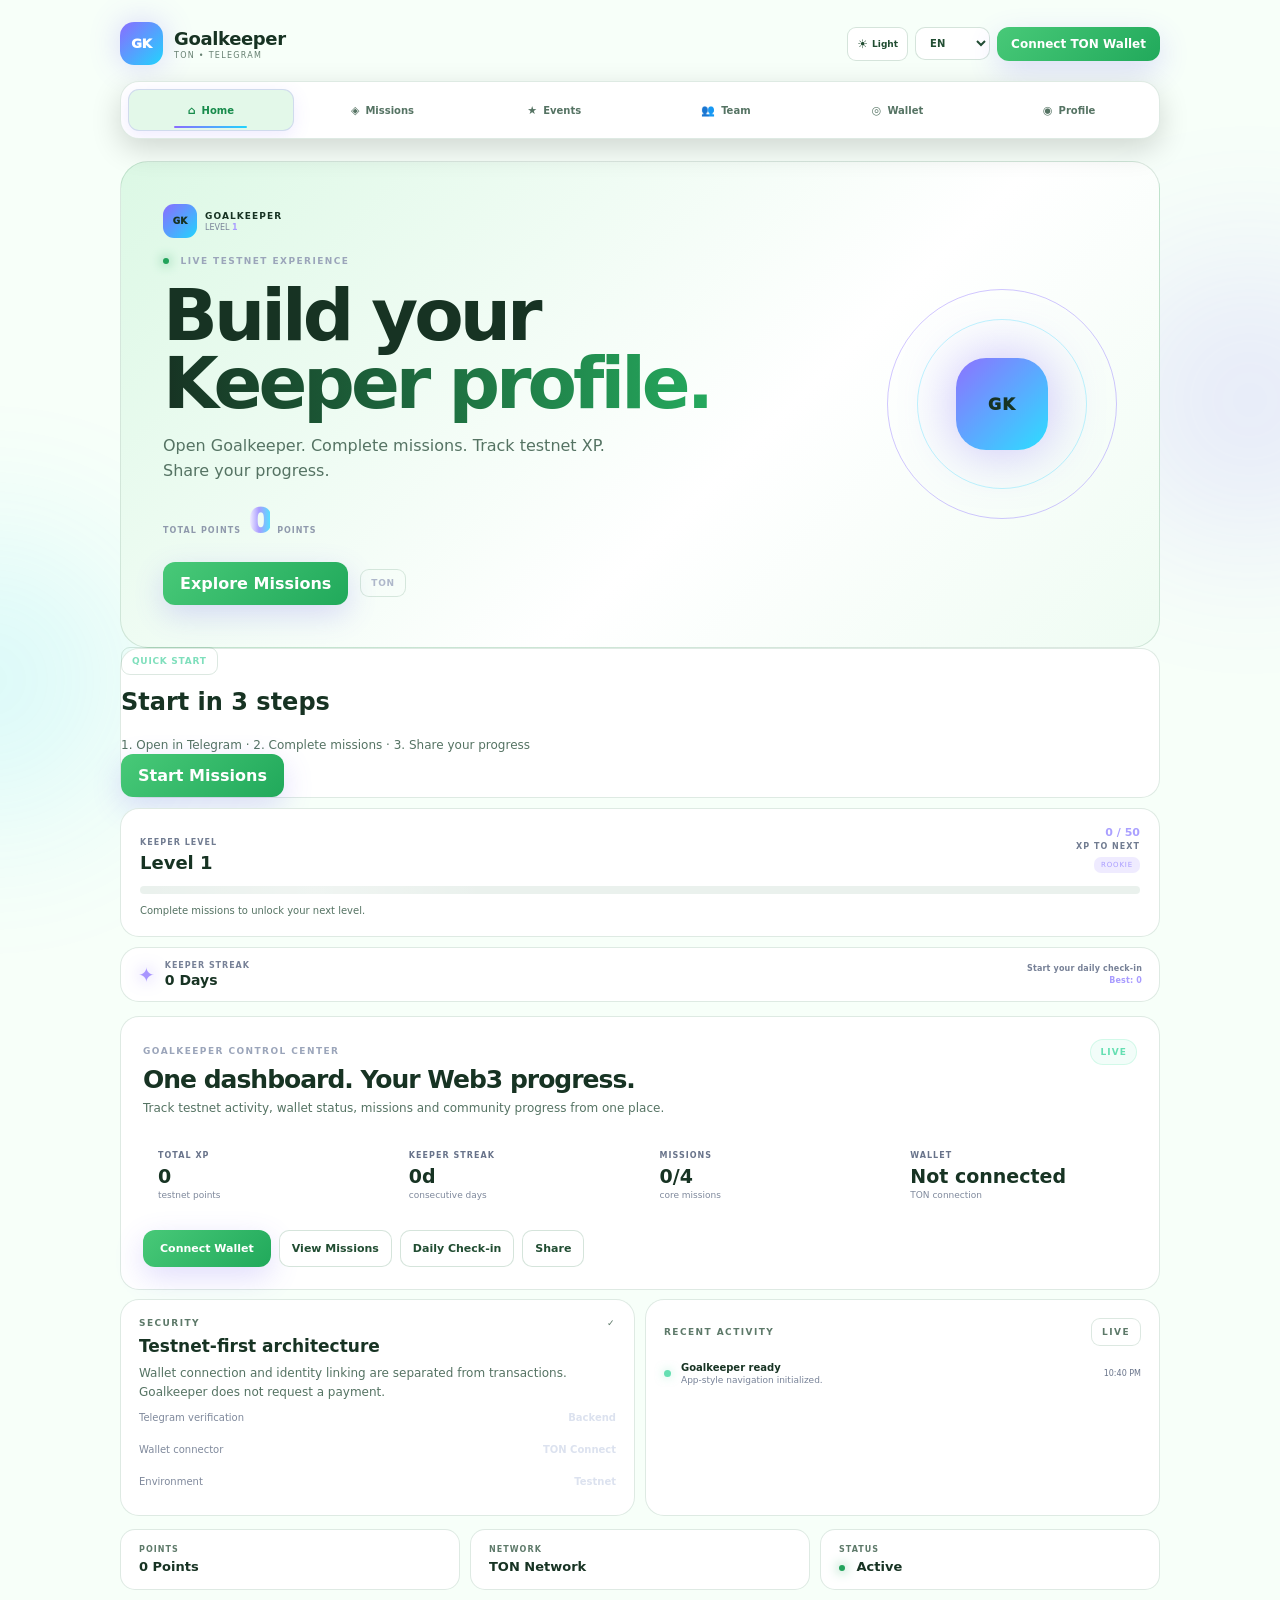
<file: index.html>
<!doctype html>
<html lang="en">
<head>
  <meta charset="UTF-8">
  <meta name="viewport" content="width=device-width, initial-scale=1.0, viewport-fit=cover">
  <meta name="theme-color" content="#070a13">
  <title>Goalkeeper | TON Mini-App</title>
  <meta name="description" content="Goalkeeper — SandyChainHub TON and Telegram Mini-App.">
  <link rel="stylesheet" href="style.css?v=20261002-wallet6">
<meta name="color-scheme" content="dark light">
  <script>try{if(localStorage.getItem("goalkeeperTheme")==="light")document.documentElement.classList.add("prelight")}catch(e){}</script>  <script src="https://telegram.org/js/telegram-web-app.js?63"></script>
  <script>try{if(window.Telegram&&window.Telegram.WebApp){window.Telegram.WebApp.ready();window.Telegram.WebApp.expand();}}catch(e){}</script>
</head>
<body>
  <div class="ambient ambient-one"></div><div class="ambient ambient-two"></div>
  <main class="app">
    <header class="topbar">
      <a class="brand" href="javascript:void(0)"><div class="logo"><span>GK</span></div><div><strong>Goalkeeper</strong><small>TON • TELEGRAM</small></div></a>
      <div id="connectedWalletChip" class="connected-wallet-chip" hidden><span class="wallet-live-dot"></span><span><small>TON WALLET</small><strong id="connectedWalletAddress">—</strong></span></div>
      <div class="account-actions"><button id="themeToggleBtn" class="secondary compact theme-toggle" type="button" aria-label="Toggle light and dark theme" title="Theme"><span id="themeIcon">☀</span><span id="themeLabel">Light</span></button>
        <select id="languageSelect" class="language-select" aria-label="Language" title="Language"><option value="en">EN</option><option value="hi">HI</option><option value="es">ES</option><option value="fr">FR</option><option value="zh">中文</option><option value="ja">日本語</option><option value="de">DE</option><option value="pt">PT</option><option value="ko">한국어</option><option value="ar">العربية</option><option value="ru">RU</option><option value="bn">বাংলা</option></select>
        <button id="connectBtn" class="primary compact" type="button" hidden>Connect TON Wallet</button>
        <button id="disconnectBtn" class="secondary compact" type="button" hidden>Disconnect Wallet</button>
      </div>
    </header>
    <div class="pro-nav card" aria-label="Goalkeeper navigation">
  <button class="pro-nav-item active" data-gk-nav="home">⌂ <span>Home</span></button>
  <button class="pro-nav-item" data-gk-nav="missions">◈ <span>Missions</span></button>
  <button class="pro-nav-item" data-gk-nav="events">★ <span>Events</span></button>
  <button class="pro-nav-item" data-gk-nav="team">👥 <span>Team</span></button>
  <button class="pro-nav-item" data-gk-nav="wallet">◎ <span>Wallet</span></button>
  <button class="pro-nav-item" data-gk-nav="profile">◉ <span>Profile</span></button>
</div><section class="hero" id="home"><div class="hero-copy"><div class="player-chip"><span class="avatar-mini">GK</span><span><b>GOALKEEPER</b><small>LEVEL <strong id="levelNumber">1</strong></small></span></div><div class="eyebrow"><i></i> LIVE TESTNET EXPERIENCE</div><h1>Build your<br><em>Keeper profile.</em></h1><p>Open Goalkeeper. Complete missions. Track testnet XP. Share your progress.</p><div class="hero-points"><small>TOTAL POINTS</small><strong id="heroPointsTotal">0</strong><span>POINTS</span></div><div class="hero-actions"><button class="primary" type="button" onclick="window.GoalkeeperShowScreen&&window.GoalkeeperShowScreen('missions')">Explore Missions</button><span class="network-pill">TON</span></div></div><div class="hero-ball" aria-hidden="true"><div class="ring ring-a"></div><div class="ring ring-b"></div><div class="ball">GK</div></div></section>
    <section class="card quick-start"><div><span class="live-label">QUICK START</span><h2>Start in 3 steps</h2><p>1. Open in Telegram · 2. Complete missions · 3. Share your progress</p></div><button class="primary" type="button" onclick="window.GoalkeeperShowScreen&&window.GoalkeeperShowScreen('missions')">Start Missions</button></section><section class="level-card card"><div class="level-top"><div><small>KEEPER LEVEL</small><h3>Level <span id="levelDisplay">1</span></h3></div><div class="level-points"><b id="levelProgress">0 / 50</b><small>XP TO NEXT</small><span id="levelBadge" class="level-badge">ROOKIE</span></div></div><div class="progress-track"><i id="levelBar"></i></div><p id="levelMessage">Complete missions to unlock your next level.</p></section>
    <section class="streak-strip card"><div class="streak-main"><span class="flame">✦</span><div><small>KEEPER STREAK</small><strong id="streakNumber">0 Days</strong></div></div><div class="streak-meta"><span id="streakStatus">Start your daily check-in</span><b id="streakBest">Best: 0</b></div></section>
    <section class="pro-command card" id="overview">
  <div class="pro-command-head"><div><span class="eyebrow">GOALKEEPER CONTROL CENTER</span><h2>One dashboard. Your Web3 progress.</h2><p>Track testnet activity, wallet status, missions and community progress from one place.</p></div><span id="proUpdated" class="pro-live">LIVE</span></div>
  <div class="pro-metric-grid">
    <div><small>TOTAL XP</small><strong id="proTotalPoints">0</strong><span>testnet points</span></div>
    <div><small>KEEPER STREAK</small><strong id="proStreak">0d</strong><span>consecutive days</span></div>
    <div><small>MISSIONS</small><strong id="proMissions">0/4</strong><span>core missions</span></div>
    <div><small>WALLET</small><strong id="proWallet">Not connected</strong><span>TON connection</span></div>
  </div>
  <div class="pro-actions">
    <button id="proConnectBtn" class="primary">Connect Wallet</button>
    <button id="proMissionBtn" class="secondary">View Missions</button>
    <button id="proCheckinBtn" class="secondary">Daily Check-in</button>
    <button id="proShareBtn" class="secondary">Share</button>
  </div>
</section>
<section class="pro-grid">
  <article class="card pro-security"><div class="card-top"><span>SECURITY</span><span class="pro-check">✓</span></div><h3>Testnet-first architecture</h3><p>Wallet connection and identity linking are separated from transactions. Goalkeeper does not request a payment.</p><div class="pro-status"><span>Telegram verification</span><b>Backend</b></div><div class="pro-status"><span>Wallet connector</span><b>TON Connect</b></div><div class="pro-status"><span>Environment</span><b>Testnet</b></div></article>
  <article class="card pro-activity"><div class="card-top"><span>RECENT ACTIVITY</span><span class="tiny-live">LIVE</span></div><div id="proActivityList" class="pro-activity-list"></div></article>
</section><section class="stats"><div><small>POINTS</small><strong id="pointsTotal">0 Points</strong></div><div><small>NETWORK</small><strong>TON Network</strong></div><div><small>STATUS</small><strong class="status-dot"><i></i> Active</strong></div></section>
    <section class="section" id="profile"><div class="section-head"><div><span>YOUR HUB</span><h2>Profile</h2></div><span class="live-label">SECURE SESSION</span></div><article class="card genesis-profile-badge" id="genesisBadgeCard"><div class="genesis-badge-art">GK</div><div><small>GENESIS EVENT BADGE</small><h3 id="genesisBadgeTitle">Genesis Keeper</h3><p id="genesisBadgeStatus">Reach a 30-day Keeper Streak to unlock your badge.</p></div><button id="claimGenesisBadgeBtn" class="primary compact" type="button" disabled>CLAIM BADGE</button></article><article class="profile-main card"><div class="profile-avatar"><span>GK</span><i class="online-ring"></i></div><div class="profile-info"><small>GOALKEEPER ID</small><h3 id="goalkeeperUserId">—</h3><p id="profileIdentity">Complete Telegram verification to create your secure profile.</p></div><div class="profile-state"><i></i><span id="profileStatus">Profile pending</span></div><div class="profile-grid"><div><small>TELEGRAM</small><strong id="profileTelegram">—</strong></div><div><small>TON WALLET</small><strong id="profileWallet">Not connected</strong></div><div><small>IDENTITY</small><strong id="profileLinkStatus">—</strong></div><div><small>SESSION</small><strong id="profileActivity">Waiting</strong></div></div></article></section>
    <section class="section" id="missions"><div class="section-head"><div><span>TESTNET PROGRESS</span><h2>Missions</h2></div></div><div class="mission-grid"><article class="mission card spin-mission" id="spinMission"><div class="spin-wheel-wrap"><div class="spin-pointer">▼</div><div class="spin-wheel" id="spinWheel" aria-label="Daily XP Spin Wheel"><div class="spin-center">SPIN</div><span class="spin-label spin-l1">+5</span><span class="spin-label spin-l2">+10</span><span class="spin-label spin-l3">+15</span><span class="spin-label spin-l4">+25</span><span class="spin-label spin-l5">+50</span></div></div><div class="spin-copy"><small>LUCKY SPIN</small><h3>Daily Spin Wheel</h3><p>Spin once per UTC day for bonus testnet XP.</p><span class="spin-result" id="spinResult">Ready for today's spin.</span></div><button id="spinWheelBtn" class="primary compact" type="button">SPIN</button></article>
      <article class="mission card"><div class="mission-icon">01</div><div><small>START</small><h3>Open Goalkeeper</h3><p>Begin your keeper journey.</p></div><b id="missionOpen">+5</b></article>
      <article class="mission card"><div class="mission-icon">02</div><div><small>WALLET</small><h3>Connect TON Wallet</h3><p>Connect a TON wallet.</p></div><b id="missionConnect">+10</b></article>
      <article class="mission card"><div class="mission-icon">03</div><div><small>IDENTITY</small><h3>Link Identity</h3><p>Link Telegram and TON.</p></div><b id="missionLink">+15</b></article>
      <article class="mission card"><div class="mission-icon">04</div><div><small>DAILY</small><h3>Daily Check-in</h3><p>Return each UTC day.</p></div><b id="missionDaily">+10</b></article>
    </div></section>
    <section class="section" id="genesis-nft">
      <div class="section-head"><div><span>ACHIEVEMENT</span><h2>Genesis Keeper NFT</h2></div><span class="live-label">TESTNET</span></div>
      <article class="card genesis-nft-card">
        <div class="genesis-nft-art"><img src="nft/genesis-keeper.svg" alt="Genesis Keeper achievement artwork"></div>
        <div class="genesis-nft-copy">
          <small>30-DAY GENESIS ACHIEVEMENT</small>
          <h3>Genesis Keeper</h3>
          <p>Verified achievement badge for completing a 30-day Keeper Streak. Testnet-only collectible; no purchase or payment required.</p>
          <div class="genesis-nft-status" id="genesisNftStatus">Reach a 30-day Keeper Streak to unlock eligibility verification.</div>
          <button id="genesisNftClaimBtn" class="primary compact" type="button" disabled>VERIFY ELIGIBILITY</button>
          <p class="feature-note">NFT minting is intentionally disabled until a verified TON Testnet collection is deployed. No transaction is requested in this state.</p>
        </div>
      </article>
    </section>

    <section class="section" id="events"><div class="section-head"><div><span>COMMUNITY EVENT</span><h2>Genesis Event</h2></div><span id="eventStatus" class="live-label">UPCOMING</span></div>
<article class="card event-hero-card"><div class="event-hero-main"><div class="event-icon">★</div><div><small>GOALKEEPER GENESIS EVENT</small><h3>7 Days • Testnet XP • Community Badge</h3><p>Complete event activities and build your Goalkeeper profile. XP is testnet/community progress only.</p></div></div><div class="event-countdown"><small>EVENT ENDS IN</small><strong id="eventCountdown">Starting soon</strong></div></article>
<article class="card event-progress-card"><div class="event-progress-head"><div><small>YOUR EVENT PROGRESS</small><strong id="eventProgressText">0 / 120 XP</strong></div><span id="eventProgressPct">0%</span></div><div class="progress-track"><i id="eventProgressBar"></i></div><div class="event-days" id="eventDays"></div><div class="event-completion" id="eventCompletionStatus">Complete all 7 event days to unlock Genesis Keeper.</div></article>
<div class="event-mission-grid">
<article class="card event-mission" id="eventJoinMission"><span class="event-mission-icon">01</span><div><small>JOIN</small><h3>Enter Genesis Event</h3><p>Activate your event profile.</p></div><b>+10 XP</b><button id="eventJoinBtn" class="primary compact" type="button">JOIN</button></article>
<article class="card event-mission" id="eventDailyMission"><span class="event-mission-icon">02</span><div><small>DAILY</small><h3>Event Check-in</h3><p>Check in once each event day.</p></div><b>+10 XP/day</b><button id="eventDailyBtn" class="primary compact" type="button">CHECK IN</button></article>
<article class="card event-mission" id="eventCoreMission"><span class="event-mission-icon">03</span><div><small>CHALLENGE</small><h3>Complete 3 Core Missions</h3><p>Finish any 3 of the main Goalkeeper missions.</p></div><b>+25 XP</b><button id="eventCoreBtn" class="primary compact" type="button">CHECK</button></article>
<article class="card event-mission" id="eventSpinMission"><span class="event-mission-icon">04</span><div><small>LUCKY BONUS</small><h3>Complete Daily Spin</h3><p>Finish today's Spin Wheel for an event bonus.</p></div><b>+15 XP</b><button id="eventSpinBtn" class="primary compact" type="button">CHECK</button></article>
</div><p class="feature-note">Event rewards are activity XP only. No cash, token payout, purchase, deposit, or payment is required.</p></section>

    <section class="dashboard-grid">
      <article class="card wallet-card" id="wallet"><div class="card-top"><span>TON WALLET</span><span class="tiny-live">TESTNET</span></div><h3 id="walletStatus">Wallet not connected</h3><p id="walletAddress">Connect your testnet wallet to continue.</p><div class="wallet-tools"><button id="copyAddressBtn" class="secondary" type="button" disabled>Copy Address</button><button id="explorerBtn" class="secondary" type="button" disabled>Open Explorer</button><button id="disconnectWalletBtn" class="secondary" type="button" hidden>Disconnect Wallet</button></div></article>
      <article class="card telegram-card"><div class="card-top"><span>TELEGRAM</span><span class="tg-mark">TG</span></div><h3 id="telegramStatus">Browser mode</h3><p id="telegramUser">Open Goalkeeper inside Telegram to view user and session information.</p><a id="telegramOpenBtn" class="primary full telegram-open-btn" href="https://t.me/GoalkeeperHubBot/goalkeeper" target="_blank" rel="noopener noreferrer">Open in Telegram</a></article>
      <article class="card identity-card"><div class="card-top"><span>IDENTITY</span><span class="shield">◆</span></div><h3 id="identityStatus">Wallet link pending</h3><p id="identityMessage">Link your Telegram identity after connecting a TON wallet.</p><button id="linkWalletBtn" class="primary full" type="button" disabled>Link TON Wallet</button></article>
      
      <article class="card reward-card" id="rewards"><div class="card-top"><span>REWARDS</span><span class="star">✦</span></div><div class="reward-number" id="rewardPoints">0 Points</div><p id="pointsMessage">Goalkeeper XP is testnet/community progress only. It has no cash value and is not a payout program.</p><button id="dailyCheckinBtn" class="primary full" type="button" onclick="window.GoalkeeperDailyCheckin&&window.GoalkeeperDailyCheckin()">Daily Check-in</button><div id="checkinTimer" class="checkin-timer" hidden>Next check-in in <strong id="checkinCountdown">—</strong></div><div class="mini-status"><span>Telegram <b id="missionTelegram">Pending</b></span><span>Wallet <b id="missionWallet">Pending</b></span><span>Identity <b id="missionIdentity">Pending</b></span><span>Check-in <b id="missionCheckin">Available</b></span></div></article>
    </section>
    <section class="section" id="collection-achievements"><div class="section-head"><div><span>COLLECTION</span><h2>Achievements</h2></div></div><article class="card achievement-card"><div class="badge-row"><div><span class="badge-icon">◆</span><small>FIRST DEFENDER</small><b id="achievementOpen">Locked</b></div><div><span class="badge-icon">◈</span><small>WALLET GUARD</small><b id="achievementWallet">Locked</b></div><div><span class="badge-icon">⬢</span><small>IDENTITY SHIELD</small><b id="achievementIdentity">Locked</b></div><div><span class="badge-icon">✦</span><small>DAILY KEEPER</small><b id="achievementCheckin">Locked</b></div></div><button id="shareGoalkeeperBtn" class="secondary share-btn" type="button">Share Goalkeeper</button></article></section>

    <section class="section gk-team-screen" id="team-screen"><div class="section-head"><div><span>COMMUNITY</span><h2>My Team</h2></div><span class="live-label">TESTNET</span></div><article class="card team-hero-card"><div class="team-hero-icon">👥</div><div><small>YOUR REFERRAL CODE</small><h3 id="teamReferralCode">GK-LOCAL</h3><p>Invite friends to join Goalkeeper and grow your community.</p></div><div class="team-actions"><button class="primary" id="teamShareBtn" type="button">Share Invite</button><button class="secondary" id="teamCopyBtn" type="button">Copy Link</button></div></article><div class="team-stat-grid"><article class="card"><small>DIRECT INVITES</small><strong id="teamInvites">0</strong><span>successful referrals</span></article><article class="card"><small>TEAM XP</small><strong id="teamBonus">0</strong><span>testnet bonus points</span></article><article class="card"><small>TEAM LEVEL</small><strong id="teamLevel">1</strong><span id="teamLevelText">Starter</span></article></div><article class="card team-progress-card"><div class="card-top"><span>TEAM PROGRESS</span><span class="tiny-live">LIVE</span></div><div class="team-progress-head"><strong id="teamProgressLabel">0 / 5 direct invites</strong><span id="teamProgressPct">0%</span></div><div class="progress-track"><i id="teamProgressBar"></i></div><p id="teamProgressNote">Invite 5 people to reach Team Level 2.</p></article><article class="card team-link-card"><div class="card-top"><span>YOUR INVITE LINK</span><span class="shield">◆</span></div><div class="team-link-box"><code id="teamInviteLink">Generating…</code><button class="secondary compact" id="teamLinkCopyBtn" type="button">Copy</button></div><p id="teamReferralStatus">No referral attribution yet.</p></article><article class="card team-activity-card"><div class="card-top"><span>TEAM ACTIVITY</span><span class="tiny-live">TESTNET</span></div><div id="teamActivityList" class="team-activity-list"><div class="team-empty">No team activity yet. Share your invite link to get started.</div></div></article><p class="feature-note team-note">Team stats are based on verified referral attribution. Goalkeeper points are testnet/community activity only and have no cash value.</p></section>
    <section class="section" id="leaderboard"><div class="section-head"><div><span>COMMUNITY</span><h2>Leaderboard</h2></div><span class="live-label">TESTNET</span></div><article class="card leaderboard-card"><div class="leaderboard-me"><span class="rank-pill" id="myRank">#—</span><div><small>YOUR POSITION</small><strong id="leaderboardMe">Goalkeeper • 0 XP</strong></div></div><div id="leaderboardRows" class="leaderboard-rows"></div><p class="feature-note">Leaderboard is a testnet/community display. Rankings are not a financial reward.</p></article></section>
    <section class="section" id="settings"><div class="section-head"><div><span>CONTROL CENTER</span><h2>Settings</h2></div></div><article class="card settings-card"><div class="setting-row"><div><strong>Theme</strong><small>Dark / Light appearance</small></div><button id="settingsThemeBtn" class="secondary compact" type="button">Toggle Theme</button></div><div class="setting-row"><div><strong>Notifications</strong><small>Mission and streak reminders</small></div><button id="notificationToggle" class="secondary compact" type="button">Enabled</button></div><div class="setting-row"><div><strong>Sound</strong><small>Small UI feedback sounds</small></div><button id="soundToggle" class="secondary compact" type="button">Off</button></div><div class="setting-row"><div><strong>Referral</strong><small>Share your direct Goalkeeper invite URL</small></div><div class="referral-box"><code id="referralCode">GK-LOCAL</code><button id="copyReferralBtn" class="secondary compact" type="button" onclick="window.GoalkeeperCopyInvite&&window.GoalkeeperCopyInvite()">Copy Link</button></div></div><div class="setting-row referral-link-row"><div><strong>Invite URL</strong><small id="referralLink">Generating your referral URL…</small></div></div><div class="setting-row"><div><strong>Referral Status</strong><small id="referralStatus">No referral attribution yet.</small></div></div></article></section>
    <section class="section" id="referral-stats"><div class="section-head"><div><span>COMMUNITY GROWTH</span><h2>Referral Stats</h2></div><span class="live-label">LIVE</span></div><article class="card referral-stats-card"><div class="referral-stat-grid"><div><small>INVITES</small><strong id="referralCount">0</strong><span>successful referrals</span></div><div><small>BONUS XP</small><strong id="referralBonus">0</strong><span>testnet points earned</span></div><div><small>STATUS</small><strong id="referralActivity">Ready</strong><span id="referralActivityNote">Share your invite URL</span></div></div><div class="referral-stats-actions"><button id="referralShareBtn" class="primary" type="button" onclick="window.GoalkeeperShareInvite&&window.GoalkeeperShareInvite()">Share Invite</button><button id="referralCopyBtn" class="secondary" type="button" onclick="window.GoalkeeperCopyInvite&&window.GoalkeeperCopyInvite()">Copy Invite Link</button></div></article></section>
    <section class="section" id="notifications"><div class="section-head"><div><span>ACTIVITY</span><h2>Notifications</h2></div><button id="clearNotificationsBtn" class="secondary compact" type="button">Clear</button></div><article class="card notifications-card"><div id="notificationList" class="notification-list"><div class="empty-notification">No new activity yet.</div></div></article></section>

    <section class="section" id="interlink"><div class="section-head"><div><span>ECOSYSTEM INTEGRATION</span><h2>InterLink</h2></div><span class="live-label">READY LAYER</span></div><article class="card identity-card interlink-card"><div class="card-top"><span>INTERLINK IDENTITY</span><span class="shield">◆</span></div><h3 id="interlinkStatus">Integration not configured</h3><p>Optional InterLink integration layer. Goalkeeper continues to work independently with TON and Telegram.</p><button id="interlinkConnectBtn" class="primary full" type="button" disabled>InterLink — Coming Soon</button><small class="feature-note">No $ITL transaction, payment, or token reward is enabled.</small></article></section>
    <section class="section" id="support">
      <article class="card support-card"><div class="card-top"><span>SUPPORT</span><span class="shield">?</span></div><h3>Support</h3><div class="support-actions"><a class="support-button support-link" href="https://t.me/GoalkeeperHubBot" target="_blank" rel="noopener noreferrer">Telegram</a><a class="support-button support-link" href="mailto:sandyvibe1982@gmail.com">Mail</a></div></article>
    </section>
    <section class="roadmap card"><div><span>ROADMAP</span><h2>What's next</h2></div><ol><li>Mini-App foundation</li><li>TON Connect wallet connection</li><li>Telegram Mini-App SDK integration</li><li>Telegram user/session display</li><li>Backend validation + SandyChainHub identity link</li><li>Secure user profile + session dashboard</li><li>Testnet activity + points dashboard</li><li>Achievements + Telegram sharing</li><li>Future TON features</li></ol></section>
    <footer><strong>GOALKEEPER</strong><span>Built with SandyChainHub • Testnet development</span></footer>
  </main>
  <nav class="bottom-nav" aria-label="Goalkeeper app navigation">
  <button type="button" data-gk-bottom="home">⌂<small>Home</small></button>
  <button type="button" data-gk-bottom="missions">◈<small>Missions</small></button>
  <button type="button" data-gk-bottom="events">★<small>Events</small></button>
  <button type="button" data-gk-bottom="team">👥<small>Team</small></button>
  <button type="button" data-gk-bottom="wallet">◎<small>Wallet</small></button>
  <button type="button" data-gk-bottom="profile">◉<small>Profile</small></button>
</nav>
    <script src="backend-sync.js?v=20260920-redis1"></script>
    <script src="interlink/interlink-config.js?v=1"></script>
    <script src="interlink/interlink-auth.js?v=1"></script>
    <script src="interlink/interlink-adapter.js?v=1"></script>
    <script src="interlink/interlink-ui.js?v=1"></script>
  <script defer src="app-v3.js?v=20261002-wallet10"></script>
  <script defer src="pro-dashboard.js?v=20261002-core3"></script>
<script src="genesis-nft.js" defer></script>
<script>
/* Goalkeeper hard navigation v3 — isolated Mini-App screens */
(function(){
  const screens={
    home:["home",".quick-start",".level-card",".streak-strip","overview",".pro-grid",".stats"],
    missions:["missions"],
    events:["events"],
    team:["team-screen","leaderboard","referral-stats"],
    wallet:["wallet"],
    profile:["profile","genesis-nft","collection-achievements","settings","notifications","support","interlink"]
  };
  const all=[
    "#home",".quick-start",".level-card",".streak-strip","#overview",".pro-grid",".stats",
    "#profile","#missions","#genesis-nft","#events",".dashboard-grid","#collection-achievements",
    "#team-screen","#leaderboard","#settings","#referral-stats","#notifications","#support","#interlink",".roadmap","footer"
  ];
  function get(sel){return document.querySelector(sel)}
  function setVisible(el,on){
    if(!el)return;
    el.classList.toggle("gk-screen-hidden",!on);
    el.hidden=!on;
    if(on) el.style.removeProperty("display");
    else el.style.setProperty("display","none","important");
  }
  function render(screen){
    const allowed=new Set(screens[screen]||screens.home);
    all.forEach(sel=>{
      const el=get(sel); if(!el)return;
      const key=el.id||sel;
      setVisible(el,allowed.has(key));
    });
    const grid=get(".dashboard-grid");
    if(grid){
      if(screen==="wallet"){
        setVisible(grid,true);
        grid.querySelectorAll(".wallet-card").forEach(x=>setVisible(x,true));
        grid.querySelectorAll(".telegram-card,.identity-card,.reward-card").forEach(x=>setVisible(x,false));
      }else if(screen==="profile"){
        setVisible(grid,true);
        grid.querySelectorAll(".wallet-card,.identity-card,.reward-card").forEach(x=>setVisible(x,false));
        grid.querySelectorAll(".telegram-card").forEach(x=>setVisible(x,true));
      }else setVisible(grid,false);
    }
    document.querySelectorAll("[data-gk-nav]").forEach(b=>b.classList.toggle("active",b.dataset.gkNav===screen));
    document.querySelectorAll("[data-gk-bottom]").forEach(b=>b.classList.toggle("active",b.dataset.gkBottom===screen));
  }
  function go(screen){
    render(screen);
    try{history.replaceState(null,"","#"+screen)}catch(e){}
  }
  function init(){
    document.addEventListener("click",function(e){
      const b=e.target.closest("[data-gk-nav],[data-gk-bottom]");
      if(!b)return;
      e.preventDefault();
      e.stopImmediatePropagation();
      go(b.dataset.gkNav||b.dataset.gkBottom||"home");
    },true);
    const initial=location.hash.slice(1);
    go(screens[initial]?initial:"home");
    window.GoalkeeperHardNav=go;
  }
  if(document.readyState==="loading")document.addEventListener("DOMContentLoaded",init);else init();
})();
</script>
<script>
(function(){
  "use strict";
  // Final UI guard: keep the header controls consistent with the wallet card.
  function syncGoalkeeperHeaderWallet(){
    try{
      var connect=document.getElementById("connectBtn");
      var disconnect=document.getElementById("disconnectBtn");
      var status=document.getElementById("walletStatus");
      if(!connect || !disconnect || !status) return;
      var text=String(status.textContent||"").trim().toLowerCase();
      var address=String(document.getElementById("walletAddress")?.textContent||"").trim(); var disconnectCard=document.getElementById("disconnectWalletBtn"); var connected=(text==="wallet connected" || /^UQ[A-Za-z0-9_-]{20,}/.test(address) || !!(disconnectCard && !disconnectCard.hidden));
      connect.hidden=connected;
      connect.setAttribute("aria-hidden",connected?"true":"false");
      connect.style.setProperty("display",connected?"none":"inline-flex","important");
      connect.disabled=connected;
      disconnect.hidden=!connected;
      disconnect.setAttribute("aria-hidden",connected?"false":"true");
      disconnect.style.setProperty("display",connected?"inline-flex":"none","important");
      disconnect.disabled=!connected;
    }catch(e){}
  }
  syncGoalkeeperHeaderWallet();
  setInterval(syncGoalkeeperHeaderWallet,500);
  window.addEventListener("pageshow",function(){setTimeout(syncGoalkeeperHeaderWallet,100);});
  window.addEventListener("focus",function(){setTimeout(syncGoalkeeperHeaderWallet,100);});
  document.addEventListener("visibilitychange",function(){
    if(document.visibilityState==="visible") setTimeout(syncGoalkeeperHeaderWallet,100);
  });
})();
</script>
</body>
</html>
</file>
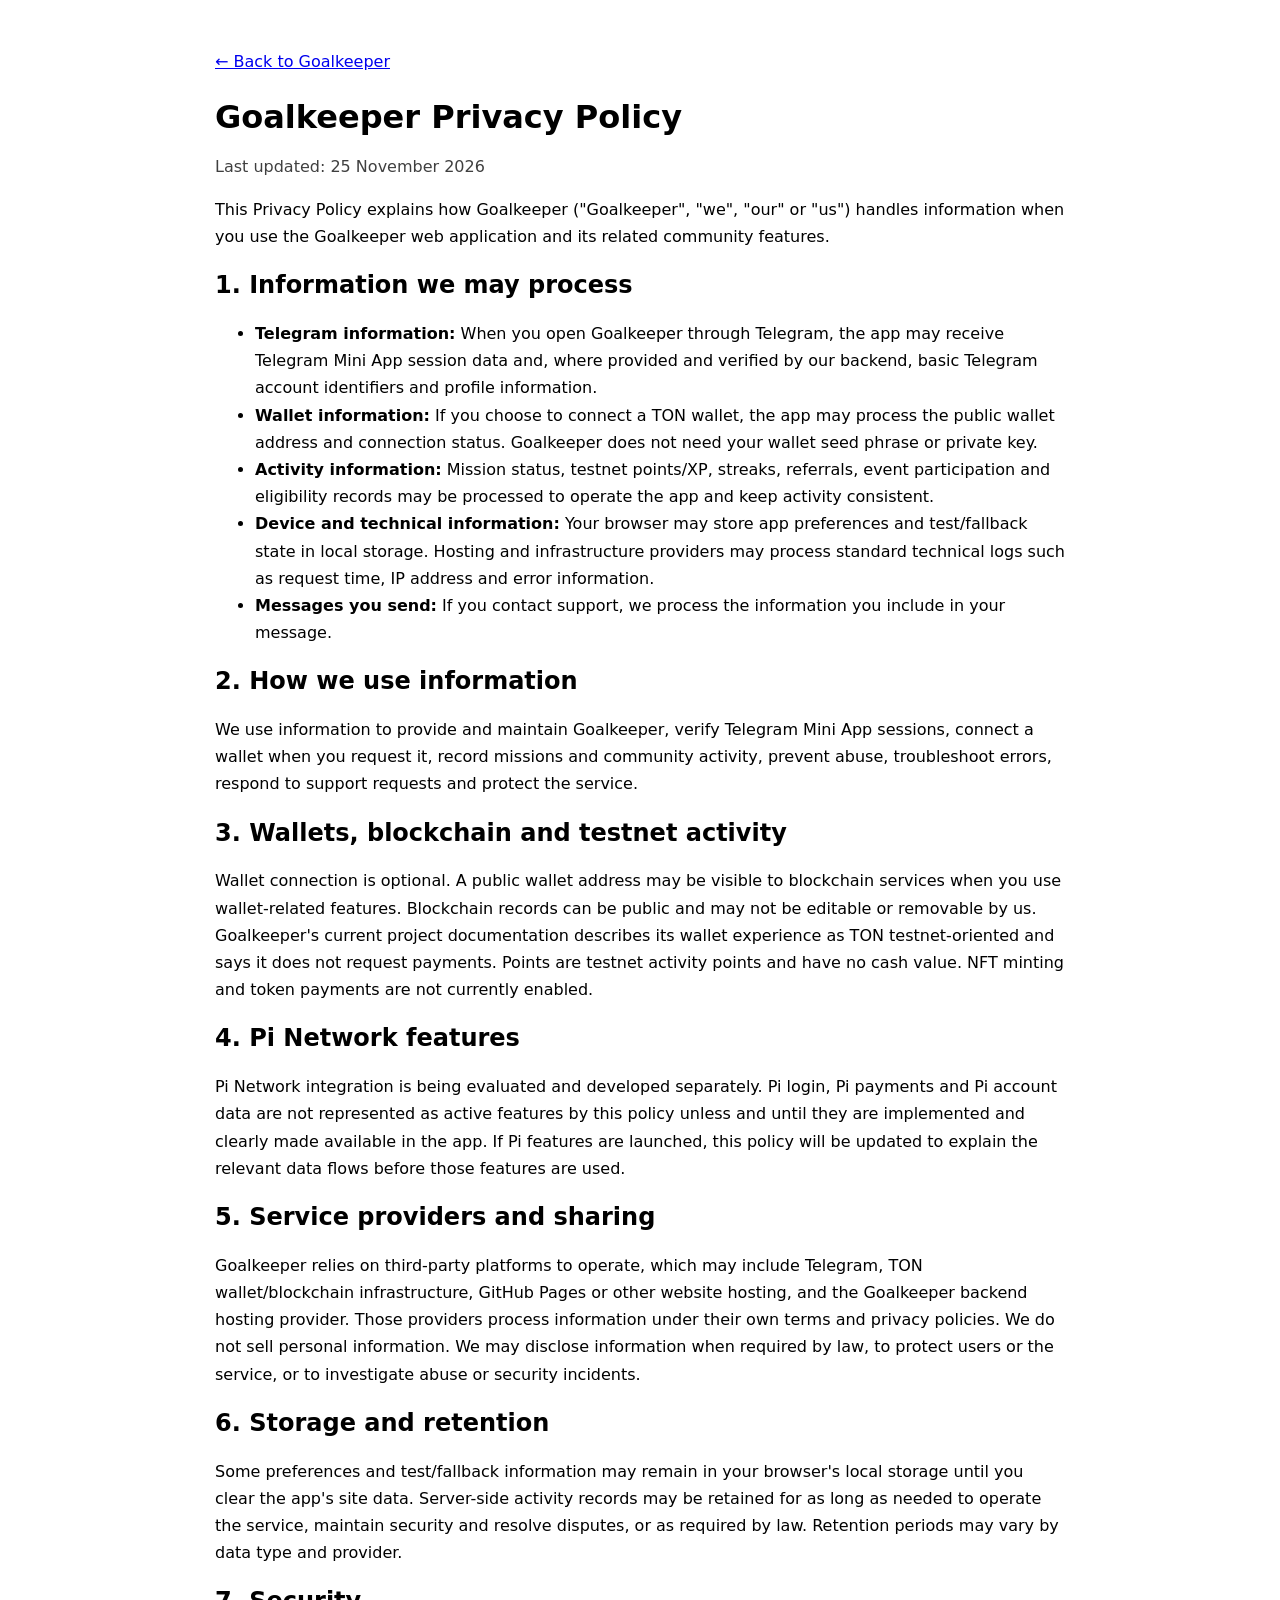
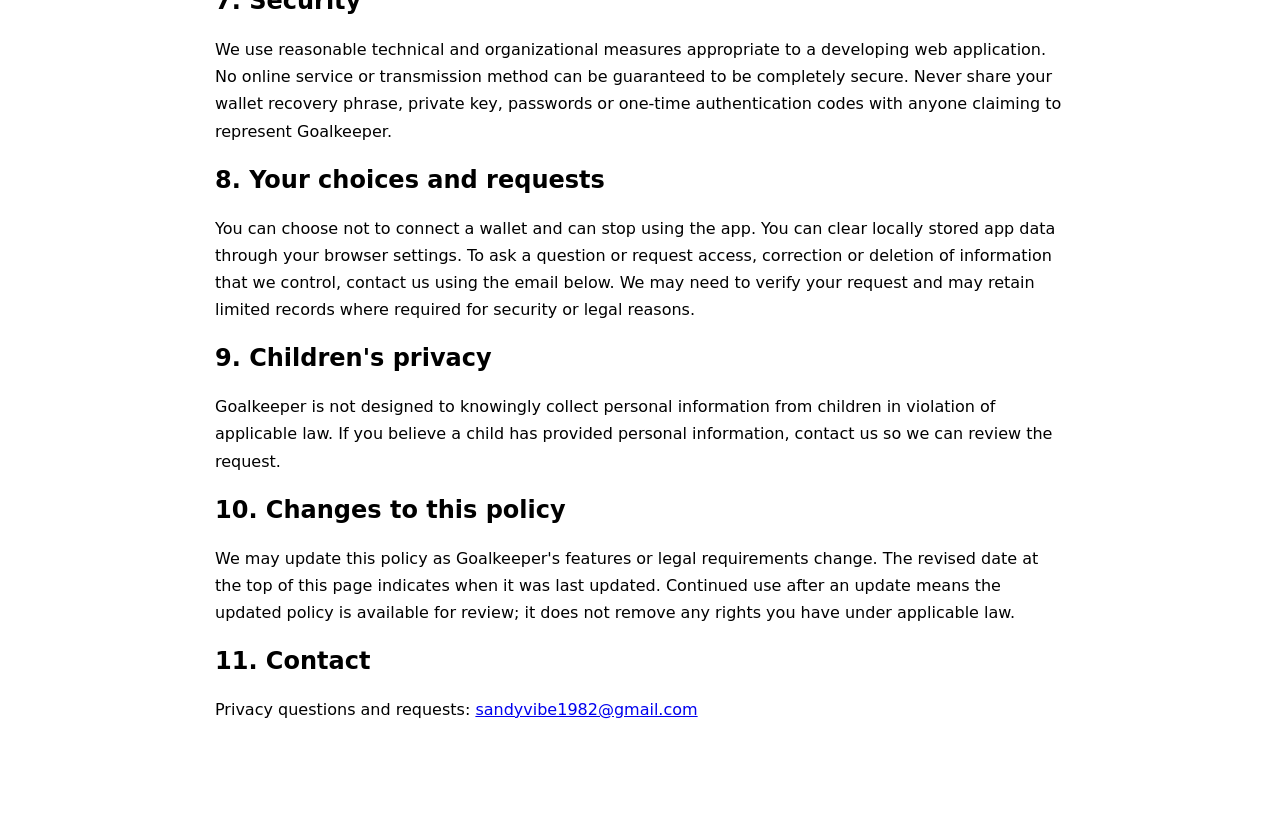
<file: privacy.html>
<!doctype html>
<html lang="en">
<head>
  <meta charset="utf-8">
  <meta name="viewport" content="width=device-width, initial-scale=1">
  <meta name="robots" content="index,follow">
  <meta name="theme-color" content="#176b3a">
  <title>Privacy Policy | Goalkeeper</title>
  <meta name="description" content="Privacy Policy for the Goalkeeper community application.">
  <style>
    :root{color-scheme:light dark;font-family:system-ui,-apple-system,Segoe UI,Roboto,sans-serif}
    body{max-width:850px;margin:0 auto;padding:32px 20px;line-height:1.7}
    h1,h2{line-height:1.25}h1{margin-bottom:8px}small,.muted{opacity:.75}
    a{overflow-wrap:anywhere}main{padding-bottom:48px}
  </style>
</head>
<body>
<main>
  <p><a href="./index.html">← Back to Goalkeeper</a></p>
  <h1>Goalkeeper Privacy Policy</h1>
  <p class="muted">Last updated: 25 November 2026</p>
  <p>This Privacy Policy explains how Goalkeeper ("Goalkeeper", "we", "our" or "us") handles information when you use the Goalkeeper web application and its related community features.</p>

  <h2>1. Information we may process</h2>
  <ul>
    <li><strong>Telegram information:</strong> When you open Goalkeeper through Telegram, the app may receive Telegram Mini App session data and, where provided and verified by our backend, basic Telegram account identifiers and profile information.</li>
    <li><strong>Wallet information:</strong> If you choose to connect a TON wallet, the app may process the public wallet address and connection status. Goalkeeper does not need your wallet seed phrase or private key.</li>
    <li><strong>Activity information:</strong> Mission status, testnet points/XP, streaks, referrals, event participation and eligibility records may be processed to operate the app and keep activity consistent.</li>
    <li><strong>Device and technical information:</strong> Your browser may store app preferences and test/fallback state in local storage. Hosting and infrastructure providers may process standard technical logs such as request time, IP address and error information.</li>
    <li><strong>Messages you send:</strong> If you contact support, we process the information you include in your message.</li>
  </ul>

  <h2>2. How we use information</h2>
  <p>We use information to provide and maintain Goalkeeper, verify Telegram Mini App sessions, connect a wallet when you request it, record missions and community activity, prevent abuse, troubleshoot errors, respond to support requests and protect the service.</p>

  <h2>3. Wallets, blockchain and testnet activity</h2>
  <p>Wallet connection is optional. A public wallet address may be visible to blockchain services when you use wallet-related features. Blockchain records can be public and may not be editable or removable by us. Goalkeeper's current project documentation describes its wallet experience as TON testnet-oriented and says it does not request payments. Points are testnet activity points and have no cash value. NFT minting and token payments are not currently enabled.</p>

  <h2>4. Pi Network features</h2>
  <p>Pi Network integration is being evaluated and developed separately. Pi login, Pi payments and Pi account data are not represented as active features by this policy unless and until they are implemented and clearly made available in the app. If Pi features are launched, this policy will be updated to explain the relevant data flows before those features are used.</p>

  <h2>5. Service providers and sharing</h2>
  <p>Goalkeeper relies on third-party platforms to operate, which may include Telegram, TON wallet/blockchain infrastructure, GitHub Pages or other website hosting, and the Goalkeeper backend hosting provider. Those providers process information under their own terms and privacy policies. We do not sell personal information. We may disclose information when required by law, to protect users or the service, or to investigate abuse or security incidents.</p>

  <h2>6. Storage and retention</h2>
  <p>Some preferences and test/fallback information may remain in your browser's local storage until you clear the app's site data. Server-side activity records may be retained for as long as needed to operate the service, maintain security and resolve disputes, or as required by law. Retention periods may vary by data type and provider.</p>

  <h2>7. Security</h2>
  <p>We use reasonable technical and organizational measures appropriate to a developing web application. No online service or transmission method can be guaranteed to be completely secure. Never share your wallet recovery phrase, private key, passwords or one-time authentication codes with anyone claiming to represent Goalkeeper.</p>

  <h2>8. Your choices and requests</h2>
  <p>You can choose not to connect a wallet and can stop using the app. You can clear locally stored app data through your browser settings. To ask a question or request access, correction or deletion of information that we control, contact us using the email below. We may need to verify your request and may retain limited records where required for security or legal reasons.</p>

  <h2>9. Children's privacy</h2>
  <p>Goalkeeper is not designed to knowingly collect personal information from children in violation of applicable law. If you believe a child has provided personal information, contact us so we can review the request.</p>

  <h2>10. Changes to this policy</h2>
  <p>We may update this policy as Goalkeeper's features or legal requirements change. The revised date at the top of this page indicates when it was last updated. Continued use after an update means the updated policy is available for review; it does not remove any rights you have under applicable law.</p>

  <h2>11. Contact</h2>
  <p>Privacy questions and requests: <a href="mailto:sandyvibe1982@gmail.com">sandyvibe1982@gmail.com</a></p>
</main>
</body>
</html>
</file>
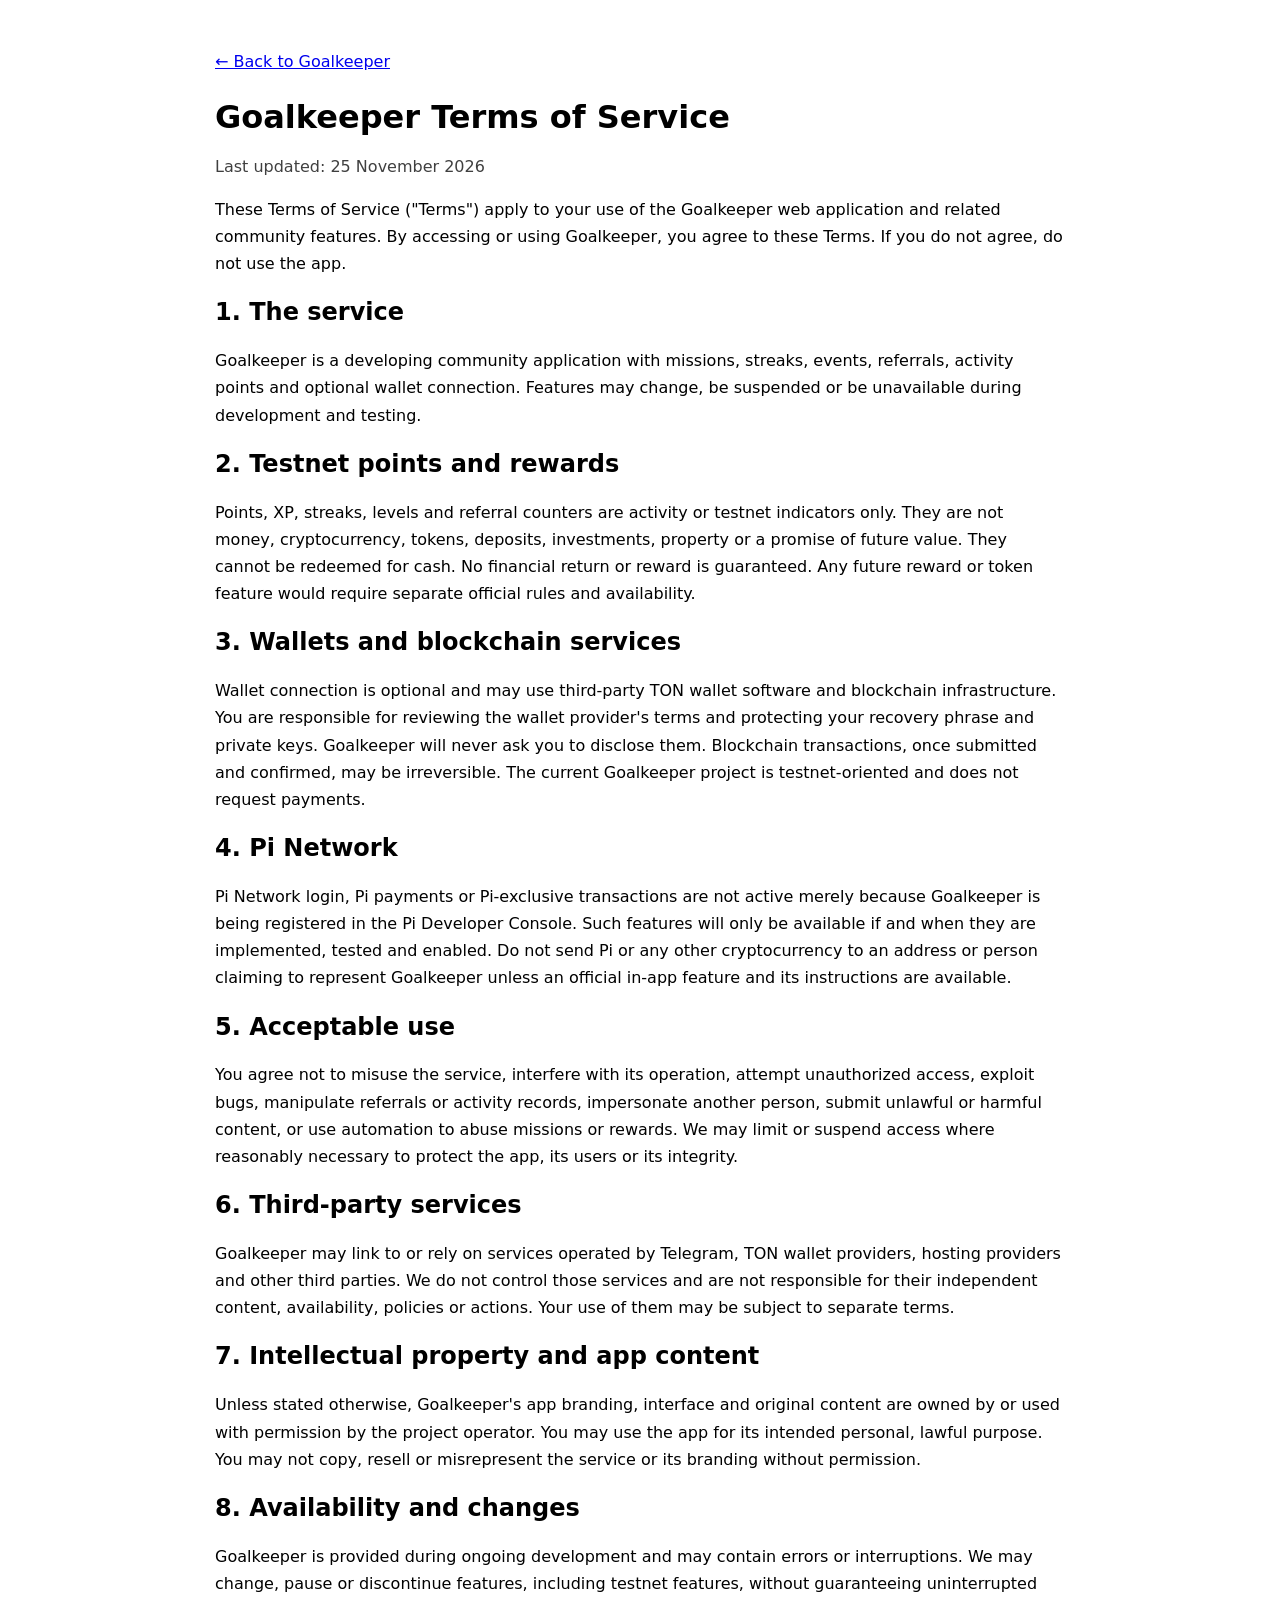
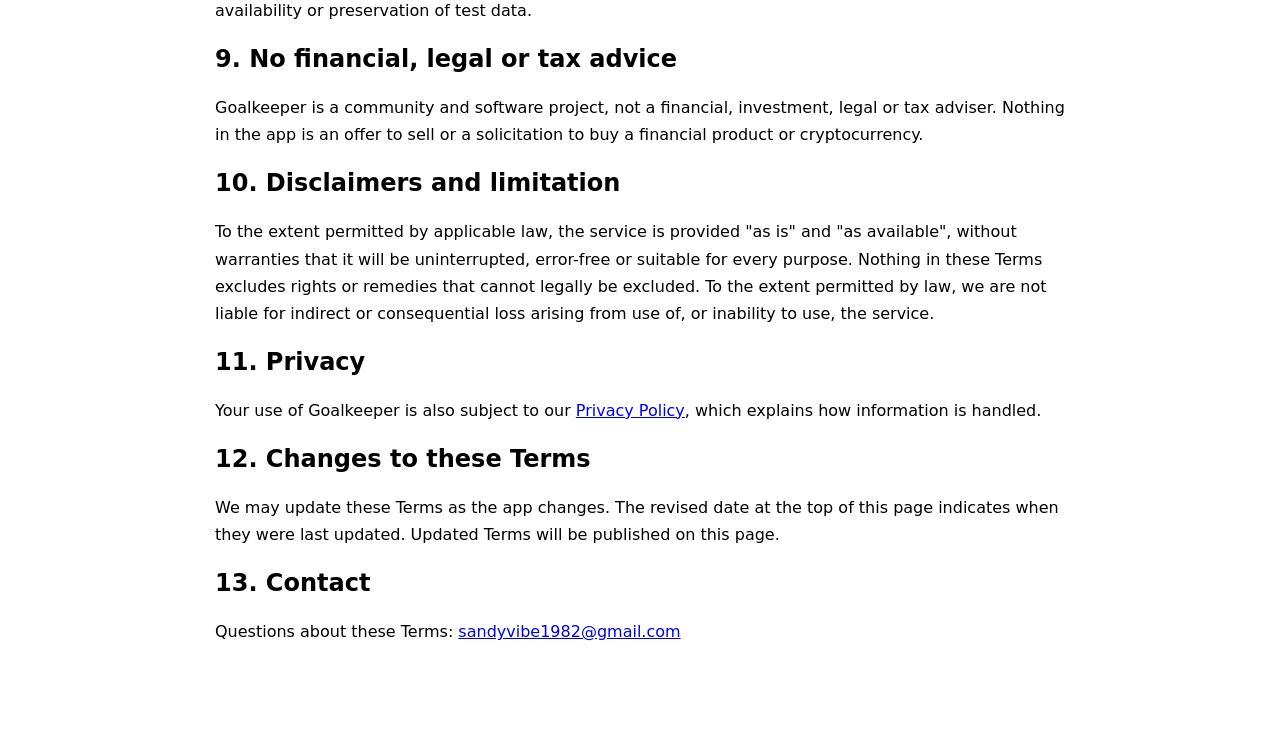
<file: terms.html>
<!doctype html>
<html lang="en">
<head>
  <meta charset="utf-8">
  <meta name="viewport" content="width=device-width, initial-scale=1">
  <meta name="robots" content="index,follow">
  <meta name="theme-color" content="#176b3a">
  <title>Terms of Service | Goalkeeper</title>
  <meta name="description" content="Terms of Service for the Goalkeeper community application.">
  <style>
    :root{color-scheme:light dark;font-family:system-ui,-apple-system,Segoe UI,Roboto,sans-serif}
    body{max-width:850px;margin:0 auto;padding:32px 20px;line-height:1.7}
    h1,h2{line-height:1.25}h1{margin-bottom:8px}small,.muted{opacity:.75}
    a{overflow-wrap:anywhere}main{padding-bottom:48px}
  </style>
</head>
<body>
<main>
  <p><a href="./index.html">← Back to Goalkeeper</a></p>
  <h1>Goalkeeper Terms of Service</h1>
  <p class="muted">Last updated: 25 November 2026</p>
  <p>These Terms of Service ("Terms") apply to your use of the Goalkeeper web application and related community features. By accessing or using Goalkeeper, you agree to these Terms. If you do not agree, do not use the app.</p>

  <h2>1. The service</h2>
  <p>Goalkeeper is a developing community application with missions, streaks, events, referrals, activity points and optional wallet connection. Features may change, be suspended or be unavailable during development and testing.</p>

  <h2>2. Testnet points and rewards</h2>
  <p>Points, XP, streaks, levels and referral counters are activity or testnet indicators only. They are not money, cryptocurrency, tokens, deposits, investments, property or a promise of future value. They cannot be redeemed for cash. No financial return or reward is guaranteed. Any future reward or token feature would require separate official rules and availability.</p>

  <h2>3. Wallets and blockchain services</h2>
  <p>Wallet connection is optional and may use third-party TON wallet software and blockchain infrastructure. You are responsible for reviewing the wallet provider's terms and protecting your recovery phrase and private keys. Goalkeeper will never ask you to disclose them. Blockchain transactions, once submitted and confirmed, may be irreversible. The current Goalkeeper project is testnet-oriented and does not request payments.</p>

  <h2>4. Pi Network</h2>
  <p>Pi Network login, Pi payments or Pi-exclusive transactions are not active merely because Goalkeeper is being registered in the Pi Developer Console. Such features will only be available if and when they are implemented, tested and enabled. Do not send Pi or any other cryptocurrency to an address or person claiming to represent Goalkeeper unless an official in-app feature and its instructions are available.</p>

  <h2>5. Acceptable use</h2>
  <p>You agree not to misuse the service, interfere with its operation, attempt unauthorized access, exploit bugs, manipulate referrals or activity records, impersonate another person, submit unlawful or harmful content, or use automation to abuse missions or rewards. We may limit or suspend access where reasonably necessary to protect the app, its users or its integrity.</p>

  <h2>6. Third-party services</h2>
  <p>Goalkeeper may link to or rely on services operated by Telegram, TON wallet providers, hosting providers and other third parties. We do not control those services and are not responsible for their independent content, availability, policies or actions. Your use of them may be subject to separate terms.</p>

  <h2>7. Intellectual property and app content</h2>
  <p>Unless stated otherwise, Goalkeeper's app branding, interface and original content are owned by or used with permission by the project operator. You may use the app for its intended personal, lawful purpose. You may not copy, resell or misrepresent the service or its branding without permission.</p>

  <h2>8. Availability and changes</h2>
  <p>Goalkeeper is provided during ongoing development and may contain errors or interruptions. We may change, pause or discontinue features, including testnet features, without guaranteeing uninterrupted availability or preservation of test data.</p>

  <h2>9. No financial, legal or tax advice</h2>
  <p>Goalkeeper is a community and software project, not a financial, investment, legal or tax adviser. Nothing in the app is an offer to sell or a solicitation to buy a financial product or cryptocurrency.</p>

  <h2>10. Disclaimers and limitation</h2>
  <p>To the extent permitted by applicable law, the service is provided "as is" and "as available", without warranties that it will be uninterrupted, error-free or suitable for every purpose. Nothing in these Terms excludes rights or remedies that cannot legally be excluded. To the extent permitted by law, we are not liable for indirect or consequential loss arising from use of, or inability to use, the service.</p>

  <h2>11. Privacy</h2>
  <p>Your use of Goalkeeper is also subject to our <a href="./privacy.html">Privacy Policy</a>, which explains how information is handled.</p>

  <h2>12. Changes to these Terms</h2>
  <p>We may update these Terms as the app changes. The revised date at the top of this page indicates when they were last updated. Updated Terms will be published on this page.</p>

  <h2>13. Contact</h2>
  <p>Questions about these Terms: <a href="mailto:sandyvibe1982@gmail.com">sandyvibe1982@gmail.com</a></p>
</main>
</body>
</html>
</file>
<file: style.css>
:root{--bg:#070a13;--panel:#0e1320;--panel2:#111827;--line:rgba(255,255,255,.09);--muted:#8c96aa;--text:#f7f9ff;--accent:#7c5cff;--accent2:#21d4fd;--green:#50e3a4}
*{box-sizing:border-box}html{scroll-behavior:auto;overflow-x:hidden}body{margin:0;background:radial-gradient(circle at 80% 0%,rgba(124,92,255,.16),transparent 28%),radial-gradient(circle at 0% 35%,rgba(33,212,253,.08),transparent 25%),var(--bg);color:var(--text);font-family:Inter,ui-sans-serif,system-ui,-apple-system,BlinkMacSystemFont,"Segoe UI",sans-serif;min-height:100vh}.ambient{position:fixed;width:260px;height:260px;border-radius:50%;filter:blur(90px);opacity:.16;pointer-events:none}.ambient-one{background:#7c5cff;right:-100px;top:30%}.ambient-two{background:#21d4fd;left:-140px;bottom:10%}.app{width:min(1040px,92%);margin:auto;padding:22px 0 90px;position:relative}.topbar{display:flex;justify-content:space-between;align-items:center;gap:18px}.brand{display:flex;align-items:center;gap:11px;color:var(--text);text-decoration:none}.logo{width:43px;height:43px;border-radius:14px;background:linear-gradient(135deg,#8a6cff,#21d4fd);display:grid;place-items:center;box-shadow:0 0 30px rgba(124,92,255,.25)}.logo span{font-size:13px;font-weight:950;color:#fff}.brand strong{display:block;font-size:18px;letter-spacing:-.02em}.brand small{display:block;color:var(--muted);font-size:8px;letter-spacing:.16em;margin-top:2px}.primary,.secondary{border:0;font:inherit;font-weight:800;cursor:pointer;transition:.2s}.primary{background:linear-gradient(135deg,#8b6cff,#6350ee);color:white;border-radius:12px;padding:12px 17px;box-shadow:0 10px 30px rgba(99,80,238,.2)}.primary:hover{transform:translateY(-1px);filter:brightness(1.08)}.primary.compact{font-size:12px;padding:10px 14px}.primary.full{width:100%;margin-top:14px}.primary:disabled{opacity:.4;cursor:not-allowed;filter:blur(.2px);pointer-events:none}.hero{margin-top:22px;min-height:340px;border:1px solid var(--line);border-radius:28px;padding:42px;display:flex;align-items:center;justify-content:space-between;overflow:hidden;position:relative;background:linear-gradient(135deg,rgba(124,92,255,.15),rgba(14,19,32,.92) 48%,rgba(33,212,253,.08));box-shadow:inset 0 1px 0 rgba(255,255,255,.04)}.hero:after{content:"";position:absolute;inset:auto -10% -70%;height:190px;background:rgba(124,92,255,.18);filter:blur(55px)}.hero-copy{position:relative;z-index:2}.eyebrow,.section-head>div>span,.card-top>span,.roadmap>div>span{font-size:9px;font-weight:900;letter-spacing:.16em;color:#9ba5ba}.eyebrow i,.status-dot i,.profile-state i{display:inline-block;width:6px;height:6px;border-radius:50%;background:var(--green);box-shadow:0 0 12px var(--green);margin-right:7px}.hero h1{font-size:clamp(40px,7vw,72px);line-height:.95;letter-spacing:-.055em;margin:15px 0}.hero h1 em{font-style:normal;background:linear-gradient(90deg,#fff,#9c8cff,#56dfff);background-clip:text;-webkit-background-clip:text;color:transparent}.hero p{color:#aeb7ca;max-width:480px;line-height:1.6;margin:0}.hero-actions{display:flex;align-items:center;gap:12px;margin-top:24px}.network-pill,.live-label,.tiny-live{border:1px solid var(--line);background:rgba(255,255,255,.04);padding:8px 10px;border-radius:9px;color:#aeb7ca;font-size:9px;font-weight:800;letter-spacing:.08em}.hero-ball{width:230px;height:230px;position:relative;display:grid;place-items:center}.ring{position:absolute;border:1px solid rgba(124,92,255,.35);border-radius:50%;animation:pulse 4s infinite}.ring-a{width:230px;height:230px}.ring-b{width:170px;height:170px;border-color:rgba(33,212,253,.28);animation-delay:1s}.ball{width:92px;height:92px;border-radius:30px;display:grid;place-items:center;background:linear-gradient(135deg,#8d72ff,#2cdeff);box-shadow:0 0 55px rgba(124,92,255,.4);font-weight:950;letter-spacing:.08em}.stats{display:grid;grid-template-columns:repeat(3,1fr);gap:10px;margin:12px 0 28px}.stats>div{padding:15px 18px;background:rgba(255,255,255,.025);border:1px solid var(--line);border-radius:15px}.stats small,.profile-grid small,.mission small,.badge-row small{display:block;color:#707b90;font-size:8px;font-weight:900;letter-spacing:.13em}.stats strong{display:block;margin-top:5px;font-size:13px}.section{margin-top:28px}.section-head{display:flex;justify-content:space-between;align-items:end;margin-bottom:12px}.section-head h2,.roadmap h2{font-size:25px;letter-spacing:-.04em;margin:5px 0 0}.live-label{color:#7fdfbc}.card{background:linear-gradient(145deg,rgba(17,24,39,.9),rgba(11,16,28,.92));border:1px solid var(--line);border-radius:19px;box-shadow:inset 0 1px 0 rgba(255,255,255,.025)}.profile-main{padding:20px;display:grid;grid-template-columns:auto 1fr auto;gap:15px;align-items:center}.profile-avatar{width:54px;height:54px;border-radius:16px;display:grid;place-items:center;background:linear-gradient(135deg,#755aff,#1ecff2);font-weight:950}.profile-info h3{font-size:17px;margin:4px 0;overflow-wrap:anywhere}.profile-info p,.card p{margin:0;color:#8e98ab;font-size:12px;line-height:1.55}.profile-state{font-size:10px;color:#7fe0ba;white-space:nowrap}.profile-grid{grid-column:1/-1;display:grid;grid-template-columns:repeat(4,1fr);gap:8px}.profile-grid>div{padding:11px;border-radius:12px;background:rgba(255,255,255,.025);border:1px solid rgba(255,255,255,.05)}.profile-grid strong{display:block;margin-top:6px;font-size:11px;overflow-wrap:anywhere}.mission-grid{display:grid;grid-template-columns:repeat(2,1fr);gap:10px}.mission{padding:15px;display:grid;grid-template-columns:42px 1fr auto;gap:12px;align-items:center}.mission-icon{width:40px;height:40px;border-radius:12px;display:grid;place-items:center;background:rgba(124,92,255,.12);color:#9f91ff;font-size:10px;font-weight:900}.mission h3{font-size:13px;margin:4px 0}.mission b{font-size:12px;color:#a89bff}.dashboard-grid{display:grid;grid-template-columns:repeat(2,1fr);gap:10px;margin-top:28px}.dashboard-grid>.card{padding:19px}.card-top{display:flex;align-items:center;justify-content:space-between}.tg-mark,.shield,.star{color:#8f7dff;font-weight:900}.wallet-card{grid-column:span 2}.wallet-card h3,.telegram-card h3,.identity-card h3{font-size:17px;margin:15px 0 5px}.wallet-tools{display:flex;gap:8px;margin-top:15px}.secondary{border:1px solid var(--line);border-radius:10px;padding:9px 12px;background:rgba(255,255,255,.035);color:#d4d9e5;font-size:11px}.secondary:hover:not(:disabled){background:rgba(124,92,255,.12)}.secondary:disabled{opacity:.35;cursor:not-allowed}.reward-number{font-size:32px;font-weight:900;letter-spacing:-.05em;margin:18px 0 4px;background:linear-gradient(90deg,#fff,#a99bff);background-clip:text;-webkit-background-clip:text;color:transparent}.mini-status{display:grid;grid-template-columns:1fr 1fr;gap:7px;margin-top:13px}.mini-status span{font-size:9px;color:#778197;padding:8px;background:rgba(255,255,255,.025);border-radius:8px}.mini-status b{color:#a9a0ff;margin-left:4px}.achievement-card{padding:17px}.badge-row{display:grid;grid-template-columns:repeat(4,1fr);gap:8px}.badge-row>div{padding:13px 8px;text-align:center;border:1px solid var(--line);border-radius:13px;background:rgba(255,255,255,.02)}.badge-icon{width:35px;height:35px;margin:0 auto 8px;border-radius:11px;display:grid;place-items:center;background:rgba(124,92,255,.12);color:#9d8eff}.badge-row b{display:block;margin-top:5px;font-size:9px;color:#8993a8}.share-btn{margin-top:10px;width:100%}.roadmap{margin-top:28px;padding:20px}.roadmap ol{display:grid;grid-template-columns:1fr 1fr;gap:7px 25px;margin:16px 0 0;padding-left:18px;color:#8f99ac;font-size:11px;line-height:1.5}.roadmap li::marker{color:#7c5cff;font-weight:900}footer{display:flex;justify-content:space-between;color:#697489;font-size:9px;margin-top:22px;padding:0 4px;letter-spacing:.04em}.bottom-nav{display:none}@keyframes pulse{50%{transform:scale(1.08);opacity:.45}}@media(max-width:700px){.app{width:calc(100% - 24px);padding-top:16px}.topbar{display:grid;grid-template-columns:1fr;align-items:stretch;gap:8px}.topbar .brand{min-height:43px}.connected-wallet-chip{width:100%;min-width:0;justify-content:flex-start;padding:9px 11px}.connected-wallet-chip strong{font-size:10px}.account-actions{width:100%;display:grid;grid-template-columns:1fr 1fr;gap:7px}.account-actions button{width:100%;min-height:38px}.topbar .primary.compact,.secondary.compact{font-size:10px;padding:9px 10px}.hero{min-height:390px;padding:28px 22px;border-radius:23px}.hero h1{font-size:46px}.hero-ball{position:absolute;right:-80px;bottom:-35px;opacity:.5;transform:scale(.72)}.hero-copy{max-width:90%}.network-pill{display:none}.stats{grid-template-columns:1fr 1fr}.stats>div:last-child{display:none}.profile-main{grid-template-columns:auto 1fr}.profile-state{grid-column:2}.profile-grid{grid-template-columns:1fr 1fr}.mission-grid,.dashboard-grid{grid-template-columns:1fr}.wallet-card{grid-column:span 1}.badge-row{grid-template-columns:1fr 1fr}.roadmap ol{grid-template-columns:1fr}.wallet-tools{flex-direction:column}.secondary{width:100%}.bottom-nav{display:flex;position:fixed;z-index:20;bottom:10px;left:50%;transform:translateX(-50%);width:min(420px,calc(100% - 24px));justify-content:space-around;padding:8px 5px;background:rgba(12,16,28,.9);backdrop-filter:blur(18px);border:1px solid var(--line);border-radius:18px;box-shadow:0 10px 40px rgba(0,0,0,.45)}.bottom-nav a,.bottom-nav button{color:#7f899e;text-decoration:none;text-align:center;font-size:16px;min-width:65px;background:none;border:0;font:inherit;cursor:pointer}.bottom-nav a:first-child,.bottom-nav button:first-child{color:#a89cff}.bottom-nav small{display:block;font-size:8px;margin-top:2px;letter-spacing:.04em}footer{display:block;text-align:center;line-height:1.8}footer span{display:block}}.player-chip{display:flex;align-items:center;gap:8px;margin-bottom:18px}.avatar-mini{width:34px;height:34px;border-radius:11px;display:grid;place-items:center;background:linear-gradient(135deg,#8b6cff,#21d4fd);font-size:9px;font-weight:950}.player-chip b{display:block;font-size:9px;letter-spacing:.12em}.player-chip small{display:block;color:#798398;font-size:8px;margin-top:2px}.player-chip small strong{color:#a99cff}.level-card{margin-top:10px;padding:17px 19px}.level-top{display:flex;justify-content:space-between;align-items:end}.level-top small,.level-points small{display:block;color:#717c91;font-size:8px;font-weight:900;letter-spacing:.13em}.level-top h3{margin:5px 0 0;font-size:18px}.level-points{text-align:right}.level-points b{display:block;font-size:11px;color:#aaa0ff;margin-bottom:3px}.progress-track{height:8px;background:rgba(255,255,255,.06);border-radius:99px;margin:13px 0 9px;overflow:hidden}.progress-track i{display:block;width:0;height:100%;border-radius:99px;background:linear-gradient(90deg,#7c5cff,#21d4fd);box-shadow:0 0 18px rgba(124,92,255,.5);transition:width .5s ease}.level-card p{font-size:10px;color:#778197;margin:0}.profile-avatar{position:relative}.online-ring{position:absolute;width:9px;height:9px;border-radius:50%;right:-2px;bottom:-2px;background:#50e3a4;border:2px solid #0e1320;box-shadow:0 0 10px rgba(80,227,164,.7)}@media(max-width:700px){.level-card{margin-top:8px}}.streak-strip{margin-top:10px;padding:13px 17px;display:flex;align-items:center;justify-content:space-between;gap:15px;background:linear-gradient(100deg,rgba(124,92,255,.12),rgba(33,212,253,.05));}.streak-main,.streak-meta,.streak-stat{display:flex;align-items:center;gap:10px}.streak-main small,.streak-meta span,.streak-meta b,.streak-stat small{display:block;font-size:8px;letter-spacing:.12em;font-weight:900;color:#778197}.streak-main strong{display:block;margin-top:2px;font-size:14px}.flame,.big-flame{display:grid;place-items:center;color:#a895ff;text-shadow:0 0 16px rgba(124,92,255,.65)}.flame{font-size:20px}.streak-meta{text-align:right;flex-direction:column;align-items:flex-end;gap:3px}.streak-meta span{letter-spacing:.02em}.streak-meta b{color:#a99cff;letter-spacing:.02em}.level-badge{display:inline-block;margin-top:6px;padding:4px 7px;border-radius:7px;background:rgba(124,92,255,.12);color:#a99cff;font-size:7px!important;letter-spacing:.12em!important}.streak-card{padding:18px}.streak-levels{display:flex;justify-content:space-between;gap:20px}.streak-stat{min-width:0}.streak-stat>div:last-child{min-width:0}.streak-stat strong{display:block;margin-top:4px;font-size:15px}.big-flame{width:43px;height:43px;border-radius:14px;background:rgba(124,92,255,.1);font-size:22px}.level-orb{width:43px;height:43px;border-radius:14px;display:grid;place-items:center;background:linear-gradient(135deg,#8b6cff,#21d4fd);font-weight:950;box-shadow:0 0 25px rgba(124,92,255,.25)}.level-ladder{display:flex;align-items:center;gap:7px;margin-top:17px}.level-ladder span{flex:1;height:8px;border-radius:99px;background:rgba(255,255,255,.07);font-size:0;position:relative}.level-ladder span.active{background:linear-gradient(90deg,#7c5cff,#21d4fd);box-shadow:0 0 12px rgba(124,92,255,.35)}.level-ladder span:last-child{max-width:34px}.streak-card>p{margin-top:11px}.rank-card{padding:14px}.rank-grid{display:grid;grid-template-columns:repeat(4,1fr);gap:8px}.rank-item{text-align:center;padding:13px 7px;border:1px solid var(--line);border-radius:13px;background:rgba(255,255,255,.018);opacity:.42;transition:.35s}.rank-item span{display:grid;place-items:center;width:40px;height:40px;margin:0 auto 8px;border-radius:13px;background:rgba(124,92,255,.08);color:#9a8cff;font-size:10px;font-weight:950}.rank-item small{display:block;font-size:7px;letter-spacing:.12em;color:#717c91;font-weight:900}.rank-item b{display:block;margin-top:5px;font-size:9px;color:#8993a8}.rank-item.unlocked{opacity:1;border-color:rgba(124,92,255,.3);box-shadow:inset 0 0 22px rgba(124,92,255,.05)}.rank-item.unlocked span{background:linear-gradient(135deg,#8b6cff,#21d4fd);color:#fff;box-shadow:0 0 18px rgba(124,92,255,.25)}.checkin-timer{margin-top:10px;text-align:center;color:#778197;font-size:9px;letter-spacing:.04em}.checkin-timer strong{color:#a99cff;font-size:12px;margin-left:4px}.primary:disabled{opacity:.5;cursor:not-allowed;filter:none;pointer-events:none}.account-actions{display:flex;align-items:center;gap:7px}.secondary.compact{font-size:10px;padding:9px 11px;white-space:nowrap}.account-actions button[hidden]{display:none}@media(max-width:700px){.connected-wallet-chip{min-width:0;padding:9px 11px}.connected-wallet-chip strong{font-size:10px}.account-actions{width:100%;display:grid;grid-template-columns:1fr 1fr;gap:7px}.account-actions button{min-height:38px}.secondary.compact{font-size:10px;padding:9px 10px}}
.language-select{border:1px solid var(--line);border-radius:10px;padding:9px 10px;background:rgba(255,255,255,.035);color:#d4d9e5;font:800 10px Inter,ui-sans-serif,system-ui;cursor:pointer;outline:none;min-width:64px}.language-select option{background:#0e1320;color:#f7f9ff}.account-actions{display:flex;align-items:center;gap:7px}.language-select:focus{border-color:rgba(124,92,255,.55)}@media(max-width:700px){.language-select{width:100%;min-height:38px}.account-actions{grid-template-columns:1fr 1fr 1fr}.account-actions button{min-width:0}.language-select{font-size:10px;padding:9px 6px}}

/* Support actions */
.support-actions{display:grid;grid-template-columns:1fr 1fr;gap:10px;margin-top:14px}
.support-actions .support-link{position:relative;display:flex;align-items:center;justify-content:center;min-height:42px;text-decoration:none;box-sizing:border-box;font:inherit;font-weight:800;background:rgba(255,255,255,.035);color:#d4d9e5;border:1px solid var(--line);border-radius:10px}
@media(max-width:700px){.support-actions{grid-template-columns:1fr;gap:8px}.support-actions .support-link{width:100%}}

.support-button{display:flex!important;align-items:center;justify-content:center;min-height:42px;width:100%;margin:0!important;padding:12px 17px!important;border:1px solid var(--line)!important;border-radius:12px!important;background:rgba(255,255,255,.035)!important;color:#d4d9e5!important;font-family:Inter,ui-sans-serif,system-ui,-apple-system,BlinkMacSystemFont,"Segoe UI",sans-serif!important;font-size:11px!important;font-weight:800!important;line-height:1.2!important;text-decoration:none!important;box-shadow:none!important;transform:none!important;box-sizing:border-box!important}.support-button:hover{background:rgba(124,92,255,.12)!important;color:#d4d9e5!important;transform:none!important}


/* Goalkeeper Pro Motion System v1 */
body:before{content:"";position:fixed;inset:0;pointer-events:none;opacity:.28;background-image:linear-gradient(rgba(255,255,255,.028) 1px,transparent 1px),linear-gradient(90deg,rgba(255,255,255,.028) 1px,transparent 1px);background-size:42px 42px;mask-image:linear-gradient(to bottom,rgba(0,0,0,.8),transparent 78%);animation:gridDrift 18s linear infinite;z-index:-1}
.ambient{animation:ambientFloat 9s ease-in-out infinite}.ambient-two{animation-delay:-4s}
.topbar{animation:slideDown .65s ease both}.hero{animation:heroIn .8s cubic-bezier(.2,.8,.2,1) .08s both}.hero:before{content:"";position:absolute;inset:0;background:linear-gradient(110deg,transparent 20%,rgba(255,255,255,.07) 48%,transparent 72%);transform:translateX(-120%);animation:heroShine 7s ease-in-out 1.2s infinite;pointer-events:none}.hero-ball{animation:heroFloat 5s ease-in-out infinite}.ball{animation:ballFloat 3.2s ease-in-out infinite}.ring-a{animation:pulse 4s ease-in-out infinite,spinRing 18s linear infinite}.ring-b{animation:pulse 4s ease-in-out 1s infinite,spinRingReverse 13s linear infinite}
.card,.stats>div{transition:transform .3s ease,border-color .3s ease,background .3s ease,box-shadow .3s ease}.card:hover{transform:translateY(-3px);border-color:rgba(124,92,255,.28);box-shadow:0 14px 45px rgba(0,0,0,.18),inset 0 1px 0 rgba(255,255,255,.04)}.stats>div:hover{transform:translateY(-2px);border-color:rgba(33,212,253,.2)}
.mission{position:relative;overflow:hidden}.mission:after{content:"";position:absolute;width:90px;height:90px;right:-35px;top:-35px;border-radius:50%;background:rgba(124,92,255,.08);transition:transform .4s ease}.mission:hover:after{transform:scale(1.8)}.mission:hover .mission-icon{transform:rotate(-5deg) scale(1.06);background:rgba(124,92,255,.2)}.mission-icon{transition:transform .3s ease,background .3s ease}
.progress-track{position:relative}.progress-track:after{content:"";position:absolute;inset:0;width:35%;background:linear-gradient(90deg,transparent,rgba(255,255,255,.28),transparent);animation:progressShine 2.4s linear infinite;pointer-events:none}.progress-track i{position:relative;z-index:1}
.reward-number{animation:numberPulse 3s ease-in-out infinite}.level-badge,.live-label,.tiny-live{animation:softBlink 3.5s ease-in-out infinite}.wallet-live-dot{animation:livePulse 1.8s ease-in-out infinite}
.profile-avatar{animation:avatarFloat 4s ease-in-out infinite}.badge-icon{transition:transform .3s ease}.badge-row>div:hover .badge-icon{transform:translateY(-3px) rotate(8deg)}
.bottom-nav a,.bottom-nav button{transition:color .2s ease,transform .2s ease}.bottom-nav a:hover,.bottom-nav button:hover{transform:translateY(-2px);color:#a99cff}
@keyframes gridDrift{to{background-position:42px 42px}}@keyframes ambientFloat{50%{transform:translate3d(18px,-24px,0) scale(1.08)}}@keyframes slideDown{from{opacity:0;transform:translateY(-12px)}to{opacity:1;transform:none}}@keyframes heroIn{from{opacity:0;transform:translateY(18px) scale(.985)}to{opacity:1;transform:none}}@keyframes heroShine{0%,55%{transform:translateX(-120%)}75%,100%{transform:translateX(120%)}}@keyframes heroFloat{50%{transform:translateY(-8px)}}@keyframes ballFloat{50%{transform:translateY(-9px) rotate(2deg)}}@keyframes spinRing{to{transform:rotate(360deg)}}@keyframes spinRingReverse{to{transform:rotate(-360deg)}}@keyframes progressShine{from{transform:translateX(-130%)}to{transform:translateX(300%)}}@keyframes numberPulse{50%{transform:scale(1.015)}}@keyframes softBlink{50%{opacity:.72}}@keyframes livePulse{50%{box-shadow:0 0 0 5px rgba(80,227,164,.08),0 0 14px rgba(80,227,164,.8)}}@keyframes avatarFloat{50%{transform:translateY(-3px)}}
@media(prefers-reduced-motion:reduce){*,*:before,*:after{animation-duration:.001ms!important;animation-iteration-count:1!important;scroll-behavior:auto!important;transition:none!important}.hero:before,body:before{display:none}}
@media(max-width:700px){body:before{background-size:34px 34px}.card:hover{transform:none}.hero:before{animation-duration:9s}.mission:hover .mission-icon{transform:none}}


/* Light/Dark Theme */
:root{color-scheme:dark}
body.light-theme{--bg:#f3f6fb;--panel:#ffffff;--panel2:#eef2f8;--line:rgba(15,23,42,.10);--muted:#667085;--text:#101828;--accent:#6757e8;--accent2:#0794bd;--green:#159a6b;background:radial-gradient(circle at 80% 0%,rgba(103,87,232,.12),transparent 28%),radial-gradient(circle at 0% 35%,rgba(7,148,189,.08),transparent 25%),var(--bg);color:var(--text)}
body.light-theme .hero{background:linear-gradient(135deg,rgba(103,87,232,.10),rgba(255,255,255,.94) 48%,rgba(7,148,189,.07))}
body.light-theme .hero p,body.light-theme .card p{color:#667085}body.light-theme .card{background:linear-gradient(145deg,rgba(255,255,255,.96),rgba(244,247,251,.98));box-shadow:0 8px 28px rgba(15,23,42,.06),inset 0 1px 0 rgba(255,255,255,.8)}
body.light-theme .stats>div,body.light-theme .profile-grid>div,body.light-theme .badge-row>div,body.light-theme .rank-item{background:rgba(15,23,42,.025)}body.light-theme .secondary,body.light-theme .language-select{background:rgba(15,23,42,.045);color:#344054}body.light-theme .language-select option{background:#fff;color:#101828}body.light-theme .bottom-nav{background:rgba(255,255,255,.9);box-shadow:0 10px 40px rgba(15,23,42,.15)}body.light-theme .bottom-nav a,body.light-theme .bottom-nav button{color:#667085}body.light-theme .bottom-nav a:first-child,body.light-theme .bottom-nav button:first-child{color:#6757e8}body.light-theme .roadmap ol{color:#667085}body.light-theme .roadmap li::marker{color:#6757e8}
.theme-toggle{display:inline-flex;align-items:center;justify-content:center;gap:5px;min-width:74px}.theme-toggle span:first-child{font-size:13px}.theme-toggle:hover{border-color:rgba(124,92,255,.4)}

html.prelight body{--bg:#f3f6fb;--panel:#ffffff;--panel2:#eef2f8;--line:rgba(15,23,42,.10);--muted:#667085;--text:#101828;--accent:#6757e8;--accent2:#0794bd;--green:#159a6b;background:radial-gradient(circle at 80% 0%,rgba(103,87,232,.12),transparent 28%),radial-gradient(circle at 0% 35%,rgba(7,148,189,.08),transparent 25%),var(--bg);color:var(--text)}


/* Goalkeeper Feature Pack v1 */
.leaderboard-card,.settings-card,.notifications-card{padding:17px}.leaderboard-me{display:flex;align-items:center;gap:12px;padding:12px;border:1px solid var(--line);border-radius:13px;background:rgba(124,92,255,.06)}.leaderboard-me small,.setting-row small{display:block;color:#778197;font-size:8px;letter-spacing:.1em;font-weight:900;margin-bottom:3px}.leaderboard-me strong{font-size:12px}.rank-pill{min-width:42px;height:42px;display:grid;place-items:center;border-radius:12px;background:linear-gradient(135deg,#8b6cff,#21d4fd);color:#fff;font-size:11px;font-weight:950}.leaderboard-rows{display:grid;gap:7px;margin-top:10px}.leader-row{display:grid;grid-template-columns:36px 1fr auto;align-items:center;gap:9px;padding:10px;border:1px solid var(--line);border-radius:11px;background:rgba(255,255,255,.018)}.leader-row .leader-rank{font-weight:950;color:#a99cff}.leader-row strong{font-size:11px}.leader-row small{display:block;color:#778197;font-size:8px;margin-top:2px}.leader-row b{font-size:10px;color:#a99cff}.feature-note{font-size:9px!important;margin-top:11px!important;color:#778197!important}.settings-card{display:grid;gap:8px}.setting-row{display:flex;align-items:center;justify-content:space-between;gap:12px;padding:12px;border:1px solid var(--line);border-radius:12px;background:rgba(255,255,255,.018)}.setting-row strong{font-size:11px}.setting-row small{margin-top:4px;letter-spacing:.02em;font-weight:600}.setting-row button{min-width:78px}.referral-box{display:flex;align-items:center;gap:6px}.referral-box code{font-size:9px;color:#a99cff;padding:8px;background:rgba(124,92,255,.08);border-radius:8px}.referral-box .secondary{width:auto}.notification-list{display:grid;gap:7px}.notification-item{display:grid;grid-template-columns:30px 1fr auto;gap:9px;align-items:center;padding:10px;border:1px solid var(--line);border-radius:11px;background:rgba(255,255,255,.018)}.notification-icon{width:30px;height:30px;display:grid;place-items:center;border-radius:9px;background:rgba(124,92,255,.12);color:#a99cff}.notification-item strong{font-size:10px}.notification-item small{display:block;color:#778197;font-size:8px;margin-top:3px}.notification-time{font-size:8px;color:#778197}.empty-notification{padding:18px;text-align:center;color:#778197;font-size:10px}@media(max-width:700px){.setting-row{align-items:flex-start}.referral-box{flex-wrap:wrap;justify-content:flex-end}.leader-row{grid-template-columns:32px 1fr auto}}
body.light-theme .leaderboard-me,body.light-theme .leader-row,body.light-theme .setting-row,body.light-theme .notification-item{background:rgba(15,23,42,.025)}


/* Hero Points */
.hero-points{display:flex;align-items:baseline;gap:7px;margin-top:20px}.hero-points small{font-size:8px;font-weight:900;letter-spacing:.14em;color:#8f99ac}.hero-points strong{font-size:34px;line-height:1;font-weight:950;letter-spacing:-.05em;background:linear-gradient(90deg,#fff,#a99bff,#56dfff);background-clip:text;-webkit-background-clip:text;color:transparent}.hero-points span{font-size:8px;font-weight:900;letter-spacing:.12em;color:#8f99ac}.hero-points strong{animation:numberPulse 3s ease-in-out infinite}@media(max-width:700px){.hero-points{margin-top:17px}.hero-points strong{font-size:30px}}body.light-theme .hero-points small,body.light-theme .hero-points span{color:#667085}body.light-theme .hero-points strong{background:linear-gradient(90deg,#6757e8,#0794bd);background-clip:text;-webkit-background-clip:text;color:transparent}


/* Referral Stats v1 */
.referral-stats-card{padding:17px}.referral-stat-grid{display:grid;grid-template-columns:repeat(3,1fr);gap:8px}.referral-stat-grid>div{padding:14px 11px;border:1px solid var(--line);border-radius:13px;background:rgba(255,255,255,.018)}.referral-stat-grid small{display:block;color:#778197;font-size:8px;font-weight:900;letter-spacing:.12em}.referral-stat-grid strong{display:block;margin-top:7px;font-size:21px;letter-spacing:-.03em;color:#a99cff}.referral-stat-grid span{display:block;margin-top:3px;color:#778197;font-size:8px;line-height:1.35}.referral-stats-actions{display:grid;grid-template-columns:1fr 1fr;gap:8px;margin-top:10px}.referral-stats-actions button{width:100%}.referral-stats-actions .primary{min-height:40px}@media(max-width:700px){.referral-stat-grid{grid-template-columns:1fr 1fr}.referral-stat-grid>div:last-child{grid-column:span 2}.referral-stats-actions{grid-template-columns:1fr}.referral-stats-actions button{width:100%}}body.light-theme .referral-stat-grid>div{background:rgba(15,23,42,.025)}

/* Telegram launch button */
.telegram-open-btn{display:flex;align-items:center;justify-content:center;text-decoration:none;box-sizing:border-box;margin-top:12px}.telegram-open-btn[hidden]{display:none}

/* Goalkeeper Professional Dashboard v1 */
.pro-nav{display:flex;gap:6px;padding:7px;margin-top:16px;position:sticky;top:10px;z-index:20;backdrop-filter:blur(18px);background:rgba(10,14,25,.78)}
.pro-nav-item{flex:1;border:0;background:transparent;color:#8f99ad;font:inherit;font-size:11px;font-weight:850;padding:10px 8px;border-radius:11px;cursor:pointer;transition:.2s}.pro-nav-item:hover,.pro-nav-item.active{background:rgba(124,92,255,.16);color:#fff}
.pro-command{margin-top:14px;padding:22px}.pro-command-head{display:flex;justify-content:space-between;gap:20px;align-items:flex-start}.pro-command h2{margin:7px 0 5px;font-size:25px;letter-spacing:-.04em}.pro-command p{margin:0;color:#8f99ad;font-size:12px;line-height:1.55;max-width:650px}.pro-live{font-size:9px;font-weight:900;letter-spacing:.12em;color:#65dfb2;border:1px solid rgba(80,227,164,.2);background:rgba(80,227,164,.07);border-radius:99px;padding:7px 9px;white-space:nowrap}
.pro-metric-grid{display:grid;grid-template-columns:repeat(4,1fr);gap:9px;margin-top:18px}.pro-metric-grid>div{padding:14px;border:1px solid rgba(255,255,255,.06);background:rgba(255,255,255,.025);border-radius:14px;min-width:0}.pro-metric-grid small{display:block;color:#68738a;font-size:8px;font-weight:900;letter-spacing:.13em}.pro-metric-grid strong{display:block;font-size:19px;margin-top:5px;overflow:hidden;text-overflow:ellipsis}.pro-metric-grid span{display:block;color:#7f899c;font-size:9px;margin-top:3px}.pro-actions{display:flex;gap:8px;flex-wrap:wrap;margin-top:15px}.pro-actions button{font-size:11px}.pro-grid{display:grid;grid-template-columns:1fr 1fr;gap:10px;margin-top:10px}.pro-security,.pro-activity{padding:18px}.pro-security h3{font-size:17px;margin:8px 0}.pro-check{color:#65dfb2}.pro-status{display:flex;justify-content:space-between;gap:10px;border-top:1px solid rgba(255,255,255,.06);padding:10px 0;color:#7f899c;font-size:10px}.pro-status b{color:#dce2ef}.pro-activity-list{display:grid;gap:3px;margin-top:6px}.pro-activity-item{display:grid;grid-template-columns:8px 1fr auto;gap:9px;align-items:center;padding:10px 0;border-bottom:1px solid rgba(255,255,255,.05)}.pro-activity-dot{width:7px;height:7px;border-radius:50%;background:#65dfb2;box-shadow:0 0 10px rgba(101,223,178,.5)}.pro-activity-item strong{display:block;font-size:10px}.pro-activity-item small{display:block;color:#788398;font-size:9px;margin-top:2px}.pro-activity-item time{color:#69748a;font-size:8px}
@media(max-width:760px){.app{width:min(94%,1040px);padding-top:10px}.topbar{align-items:flex-start}.account-actions{flex-wrap:wrap;justify-content:flex-end}.hero{padding:27px 22px;min-height:300px}.hero-ball{width:130px;height:130px}.ring-a{width:130px;height:130px}.ring-b{width:95px;height:95px}.ball{width:68px;height:68px}.pro-nav{overflow:auto}.pro-nav-item{min-width:82px}.pro-metric-grid{grid-template-columns:repeat(2,1fr)}.pro-grid{grid-template-columns:1fr}.pro-command-head{flex-direction:column}.mission-grid{grid-template-columns:1fr}.profile-main{grid-template-columns:auto 1fr}.profile-state{grid-column:2}.profile-grid{grid-template-columns:repeat(2,1fr)}}
@media(max-width:520px){.topbar{gap:8px}.brand strong{font-size:16px}.account-actions{gap:5px}.language-select,.theme-toggle{display:none}.hero{display:block}.hero-ball{margin:24px auto 0}.stats{grid-template-columns:1fr}.pro-command{padding:17px}.pro-command h2{font-size:21px}.pro-actions button{flex:1}.bottom-nav{display:flex}}
body.light-theme .pro-nav,body.light-theme .pro-command,body.light-theme .pro-grid .card{background:rgba(255,255,255,.82);color:#172033}
body.light-theme .pro-nav-item{color:#677187}body.light-theme .pro-nav-item.active{color:#32246e;background:rgba(124,92,255,.12)}body.light-theme .pro-command p,body.light-theme .pro-activity-item small{color:#68738a}


/* Goalkeeper App Shell v2 — in-app screens */
[data-gk-section][hidden], .dashboard-grid[hidden], .roadmap[hidden], footer[hidden] { display:none !important; }
.pro-nav { border:1px solid var(--line); box-shadow:0 10px 30px rgba(0,0,0,.16); }
.pro-nav-item { min-height:42px; display:flex; align-items:center; justify-content:center; gap:6px; }
.pro-nav-item span { font-size:10px; }
.pro-nav-item.active { box-shadow:inset 0 0 0 1px rgba(124,92,255,.18), 0 5px 18px rgba(124,92,255,.12); }
.bottom-nav { grid-template-columns:repeat(5,1fr); }
.bottom-nav a.active,.bottom-nav button.active { color:#fff; background:rgba(124,92,255,.14); border-radius:12px; }
@media(max-width:520px){
  .app { padding-bottom:88px; }
  .pro-nav { position:sticky; top:6px; margin:8px 0 10px; padding:5px; }
  .pro-nav-item { min-width:0; min-height:40px; padding:7px 4px; font-size:13px; }
  .pro-nav-item span { display:block; font-size:8px; }
  .bottom-nav { display:grid; position:fixed; left:10px; right:10px; bottom:10px; z-index:100; padding:7px; gap:3px; }
  .bottom-nav a,.bottom-nav button { min-height:50px; display:flex; flex-direction:column; align-items:center; justify-content:center; gap:2px; }
  .bottom-nav a small,.bottom-nav button small { font-size:8px; }
}

.gk-team-screen{display:block}.team-hero-card{display:grid;grid-template-columns:auto 1fr auto;align-items:center;gap:16px}.team-hero-icon{width:58px;height:58px;border-radius:18px;display:grid;place-items:center;font-size:25px;background:rgba(124,92,255,.12);border:1px solid var(--line)}.team-hero-card h3{margin:5px 0 3px;font-size:22px}.team-hero-card p{margin:0}.team-actions{display:flex;gap:8px}.team-stat-grid{display:grid;grid-template-columns:repeat(3,1fr);gap:12px;margin-top:12px}.team-stat-grid article{min-height:105px;display:flex;flex-direction:column;justify-content:center}.team-stat-grid small{opacity:.65;font-size:10px}.team-stat-grid strong{font-size:28px;margin:5px 0}.team-stat-grid span{opacity:.7;font-size:11px}.team-progress-card,.team-link-card,.team-activity-card{margin-top:12px}.team-progress-head{display:flex;justify-content:space-between;margin:12px 0 8px}.team-progress-head span{opacity:.65}.team-link-box{display:flex;align-items:center;gap:8px;margin-top:12px}.team-link-box code{flex:1;overflow:hidden;white-space:nowrap;text-overflow:ellipsis;padding:11px;border-radius:10px;background:rgba(127,127,127,.08)}.team-activity-list{display:grid;gap:8px;margin-top:12px}.team-empty{padding:18px;text-align:center;opacity:.6;border:1px dashed var(--line);border-radius:12px}.team-note{margin-top:12px}@media(max-width:600px){.team-hero-card{grid-template-columns:auto 1fr}.team-actions{grid-column:1/-1}.team-actions button{flex:1}.team-stat-grid{gap:8px}.team-stat-grid article{min-height:95px;padding:12px}.team-stat-grid strong{font-size:22px}}

/* Goalkeeper App Screen Polish v3 */
.gk-team-screen > .card{padding:17px}
.gk-team-screen .team-stat-grid > .card{padding:15px}
[data-gk-section]:not([hidden]),.dashboard-grid:not([hidden]){animation:gkScreenIn .24s ease both}
@keyframes gkScreenIn{from{opacity:0;transform:translateY(7px)}to{opacity:1;transform:none}}
@media(max-width:600px){.gk-team-screen > .card{padding:14px}.team-link-box{align-items:stretch}.team-link-box .secondary{width:auto;min-width:72px}.team-hero-card h3{font-size:19px}}


/* Goalkeeper Premium App Polish v4 */
body{overflow-x:hidden;-webkit-tap-highlight-color:transparent}
button,a,select{touch-action:manipulation}
button:focus-visible,a:focus-visible,select:focus-visible{outline:2px solid rgba(124,92,255,.7);outline-offset:2px}
.pro-nav-item:active,.bottom-nav button:active,.primary:active,.secondary:active{transform:scale(.97)}
.pro-nav-item.active{position:relative}
.pro-nav-item.active:after{content:"";position:absolute;left:28%;right:28%;bottom:3px;height:2px;border-radius:99px;background:linear-gradient(90deg,#8b6cff,#21d4fd)}
.bottom-nav button{appearance:none;-webkit-appearance:none;padding:0}
.bottom-nav button.active{box-shadow:inset 0 0 0 1px rgba(124,92,255,.16),0 4px 18px rgba(124,92,255,.10)}
.gk-team-screen,.section,#overview,.pro-grid,.stats,.level-card,.streak-strip,.quick-start{will-change:opacity,transform}
@media(max-width:520px){
  .pro-nav{box-shadow:0 8px 24px rgba(0,0,0,.14)}
  .pro-nav-item.active:after{left:24%;right:24%}
  .hero{box-shadow:0 16px 45px rgba(0,0,0,.14)}
  .bottom-nav{bottom:max(10px,env(safe-area-inset-bottom));padding:6px}
}
@media(prefers-reduced-motion:reduce){
  .pro-nav-item:active,.bottom-nav button:active,.primary:active,.secondary:active{transform:none}
}


/* Preserve current Genesis/Event/NFT additions */
/* Goalkeeper Genesis Event v1 */
.event-hero-card{display:flex;justify-content:space-between;align-items:center;gap:16px;padding:18px}.event-hero-main{display:flex;align-items:center;gap:14px}.event-icon{width:56px;height:56px;display:grid;place-items:center;border-radius:17px;background:linear-gradient(135deg,rgba(139,108,255,.2),rgba(33,212,253,.12));border:1px solid var(--line);font-size:25px}.event-hero-card h3{margin:5px 0 4px;font-size:20px}.event-hero-card p{margin:0}.event-countdown{min-width:135px;text-align:right}.event-countdown small,.event-progress-head small{display:block;font-size:8px;letter-spacing:.12em;color:#778197;font-weight:900}.event-countdown strong{display:block;margin-top:5px;font-size:18px;color:#a99cff}.event-progress-card{margin-top:12px;padding:17px}.event-progress-head{display:flex;justify-content:space-between;align-items:end;gap:12px}.event-progress-head strong{display:block;margin-top:5px;font-size:16px}.event-progress-head>span{font-size:11px;font-weight:900;color:#65dfb2}.event-progress-card .progress-track{margin-top:10px}.event-days{display:grid;grid-template-columns:repeat(7,1fr);gap:7px;margin-top:12px}.event-days span{display:grid;place-items:center;gap:2px;padding:8px 4px;border:1px solid var(--line);border-radius:10px;background:rgba(255,255,255,.018);opacity:.6}.event-days span.today{opacity:1;border-color:rgba(124,92,255,.45)}.event-days span.done{opacity:1;background:rgba(80,227,164,.08);border-color:rgba(80,227,164,.22)}.event-days b{font-size:9px}.event-days small{font-size:7px;color:#778197}.event-mission-grid{display:grid;grid-template-columns:1fr 1fr;gap:10px;margin-top:12px}.event-mission{display:grid;grid-template-columns:auto 1fr auto;align-items:center;gap:10px;padding:14px}.event-mission-icon{width:34px;height:34px;display:grid;place-items:center;border-radius:10px;background:rgba(124,92,255,.1);font-size:9px;font-weight:950;color:#a99cff}.event-mission h3{margin:4px 0;font-size:13px}.event-mission p{margin:0;font-size:9px}.event-mission>b{font-size:10px;color:#65dfb2;white-space:nowrap}.event-mission button{grid-column:1/-1;width:100%;margin-top:3px}.event-mission.event-done{border-color:rgba(80,227,164,.28)}.event-ended{color:#ff9a9a!important;border-color:rgba(255,120,120,.2)!important;background:rgba(255,120,120,.06)!important}@media(max-width:700px){.event-hero-card{display:grid;grid-template-columns:1fr}.event-countdown{text-align:left}.event-mission-grid{grid-template-columns:1fr}.event-days{gap:4px}.event-days span{padding:7px 2px}.event-mission{grid-template-columns:auto 1fr}.event-mission>b{grid-column:2;justify-self:start}.event-mission button{grid-column:1/-1}.event-hero-card h3{font-size:17px}}
body.light-theme .event-days span,body.light-theme .event-mission{background:rgba(15,23,42,.025)}
.bottom-nav{grid-template-columns:repeat(6,1fr)}@media(max-width:520px){.bottom-nav button{min-width:0}.bottom-nav button small{font-size:7px}.pro-nav-item{min-width:68px}}

/* Goalkeeper Genesis Keeper NFT */
.genesis-nft-card{display:grid;grid-template-columns:180px 1fr;gap:20px;align-items:center;padding:18px}.genesis-nft-art{border-radius:18px;overflow:hidden;border:1px solid var(--line);background:#090d1a}.genesis-nft-art img{display:block;width:100%;height:auto}.genesis-nft-copy h3{margin:6px 0}.genesis-nft-copy p{margin:6px 0}.genesis-nft-status{margin:12px 0;padding:10px;border:1px solid var(--line);border-radius:10px;font-size:11px;color:#aeb8cc}@media(max-width:600px){.genesis-nft-card{grid-template-columns:1fr}.genesis-nft-art{max-width:220px}}

/* Goalkeeper Genesis Event v2 state polish */
.event-upcoming{color:#f3c66d!important;border-color:rgba(243,198,109,.25)!important;background:rgba(243,198,109,.06)!important}.event-ended{color:#ff9a9a!important;border-color:rgba(255,120,120,.2)!important;background:rgba(255,120,120,.06)!important}.event-mission button:disabled{opacity:.62;cursor:not-allowed}.genesis-profile-badge.badge-unlocked{border-color:rgba(80,227,164,.32);box-shadow:0 0 0 1px rgba(80,227,164,.08),0 16px 40px rgba(0,0,0,.18)}.genesis-nft-status{line-height:1.5}.genesis-nft-card{min-width:0}@media(max-width:600px){.genesis-nft-copy .primary.compact{width:100%}}

/* Goalkeeper navigation isolation fix */
.pro-nav{width:100%;box-sizing:border-box;overflow:hidden}
.pro-nav-item{width:auto!important;min-width:0!important;flex:1 1 0!important;white-space:nowrap;overflow:hidden;text-overflow:ellipsis}
.pro-nav-item span{pointer-events:none}
.app [data-gk-section][hidden],.app .dashboard-grid[hidden],.app .roadmap[hidden],.app footer[hidden]{display:none!important;visibility:hidden!important;height:0!important;min-height:0!important;margin:0!important;padding:0!important;overflow:hidden!important}
.event-mission button{width:100%!important}
@media(max-width:520px){.pro-nav{overflow-x:auto;overflow-y:hidden}.pro-nav-item{flex:0 0 68px!important;width:68px!important}.pro-nav-item span{font-size:8px}}


/* Goalkeeper Header Controls Restore v1 */
@media(max-width:520px){
  .topbar{display:flex;align-items:center;justify-content:space-between;gap:7px;flex-wrap:nowrap}
  .brand{flex:1 1 auto;min-width:0}
  .account-actions{display:flex;align-items:center;justify-content:flex-end;flex:0 0 auto;flex-wrap:nowrap;gap:5px}
  .language-select{display:block!important;width:52px;min-width:52px;height:36px;padding:0 4px;border-radius:10px;font-size:10px;font-weight:800}
  .theme-toggle{display:inline-flex!important;min-width:34px;width:auto;height:34px;padding:0 8px!important;border-radius:9px;align-items:center;justify-content:center;gap:4px}
  .theme-toggle #themeLabel{display:inline!important;font-size:8px!important;font-weight:800;line-height:1}
  .theme-toggle #themeIcon{font-size:13px;line-height:1}
  .account-actions #connectBtn{display:inline-flex!important;visibility:visible!important;opacity:1!important;min-width:86px!important;width:auto!important;height:34px!important;min-height:34px!important;padding:7px 9px!important;font-size:9px!important;white-space:nowrap}
  .account-actions #disconnectBtn{display:none!important}
}
@media(max-width:380px){.brand small{display:none}.brand strong{font-size:14px}.language-select{width:48px;min-width:48px}}

/* FINAL GOALKEEPER LIGHT GREEN WHITE OVERRIDE */
:root{--bg:#f7fff9;--panel:#fff;--panel2:#effaf3;--line:rgba(25,105,58,.15);--muted:#668071;--text:#173323;--accent:#2fb765;--accent2:#8be0aa;--green:#22a35b}
body{background:#f7fff9!important;color:#173323!important}
.card,.stats>div,.pro-nav,.pro-command,.pro-grid .card,.dashboard-grid>.card{background:#fff!important;color:#173323!important;border-color:rgba(25,105,58,.14)!important}
.hero{background:linear-gradient(135deg,#dcf8e5,#fff 60%,#effcf3)!important}
.primary{background:linear-gradient(135deg,#48c978,#21a95b)!important;color:#fff!important}
.secondary,.language-select{background:#fff!important;color:#214d32!important;border-color:rgba(25,105,58,.18)!important}
.pro-nav-item{color:#557363!important}
.pro-nav-item.active{background:#e3f8e9!important;color:#178b4b!important}
.bottom-nav{background:rgba(255,255,255,.97)!important;border-color:rgba(25,105,58,.16)!important}
.bottom-nav button,.bottom-nav a{color:#557363!important}
.bottom-nav button.active,.bottom-nav a.active{background:#e3f8e9!important;color:#178b4b!important}
.hero h1 em,.reward-number{background:linear-gradient(90deg,#173323,#25a95d)!important;background-clip:text!important;-webkit-background-clip:text!important;color:transparent!important}
.hero p,.card p{color:#557363!important}
.stats small,.profile-grid small,.mission small,.badge-row small,.section-head>div>span,.card-top>span,.roadmap>div>span{color:#5d7969!important}
.progress-track{background:rgba(25,105,58,.09)!important}
.progress-track i{background:linear-gradient(90deg,#2fb765,#8be0aa)!important}
body.light-theme .pro-nav,body.light-theme .pro-command,body.light-theme .pro-grid .card{background:#fff!important;color:#173323!important}

/* Goalkeeper UI polish v20260923 */
.account-actions{display:flex;align-items:center;gap:7px}
.account-actions .theme-toggle{min-width:54px;width:auto;height:34px;min-height:34px;padding:6px 9px!important;border-radius:9px;font-size:10px;gap:4px}
.account-actions .theme-toggle span:first-child{font-size:12px;line-height:1}
.account-actions .theme-toggle span:last-child{font-size:9px;font-weight:800}
.connected-wallet-chip{display:flex;align-items:center;gap:8px;min-width:142px;max-width:210px;padding:7px 10px;border:1px solid var(--line);border-radius:10px;background:rgba(255,255,255,.035);overflow:hidden}
.connected-wallet-chip>span:last-child{min-width:0;display:flex;flex-direction:column}
.connected-wallet-chip small{display:block;color:var(--muted);font-size:7px;font-weight:900;letter-spacing:.1em}
.connected-wallet-chip strong{display:block;margin-top:2px;color:var(--text);font:800 9px ui-monospace,SFMono-Regular,Menlo,monospace;white-space:nowrap;overflow:hidden;text-overflow:ellipsis}
.wallet-live-dot{width:7px;height:7px;flex:0 0 7px;border-radius:50%;background:var(--green);box-shadow:0 0 10px var(--green)}
@media(max-width:700px){.account-actions{grid-template-columns:auto minmax(0,1fr) auto;display:grid;align-items:center}.account-actions .theme-toggle{width:54px;min-width:54px}.account-actions .language-select{width:100%;min-width:0}.account-actions .primary.compact,.account-actions .secondary.compact{min-height:34px;padding:7px 9px;font-size:9px}.connected-wallet-chip{max-width:none}}


/* Goalkeeper Mobile Header Fix v20260923-2 */
@media(max-width:520px){
  .topbar{display:flex;align-items:center;justify-content:space-between;gap:6px;flex-wrap:nowrap}
  .brand{flex:1 1 auto;min-width:0}
  .account-actions{display:flex!important;align-items:center;justify-content:flex-end;flex:0 0 auto;flex-wrap:nowrap;gap:5px}
  .account-actions .theme-toggle{display:inline-flex!important;width:34px!important;min-width:34px!important;height:34px!important;min-height:34px!important;padding:0!important;justify-content:center;border-radius:9px}
  .account-actions .theme-toggle #themeLabel{display:none!important}
  .account-actions .theme-toggle #themeIcon{font-size:14px}
  .account-actions .language-select{display:block!important;width:46px!important;min-width:46px!important;height:34px!important;padding:0 3px!important;border-radius:9px;font-size:9px}
  .account-actions #connectBtn{display:inline-flex!important;visibility:visible!important;opacity:1!important;width:auto!important;min-width:86px!important;height:34px!important;min-height:34px!important;padding:7px 9px!important;border-radius:9px;font-size:9px!important;white-space:nowrap}
  .account-actions #disconnectBtn{display:none!important}
}
@media(max-width:380px){
  .account-actions{gap:4px}
  .account-actions .language-select{width:42px!important;min-width:42px!important}
  .account-actions #connectBtn{min-width:78px!important;padding:7px 7px!important;font-size:8px!important}
}


/* Goalkeeper FINAL wallet address placement v1 */
.connected-wallet-chip{display:none!important}


/* InterLink integration card */
.interlink-card{position:relative;overflow:hidden}.interlink-card .feature-note{display:block;margin-top:10px}.interlink-card button:disabled{opacity:.65;cursor:not-allowed}


/* Wallet connected-state hard fix: hidden must override mobile header display rules. */
.account-actions #connectBtn[hidden]{display:none!important;visibility:hidden!important;opacity:0!important;pointer-events:none!important}
.account-actions #disconnectBtn[hidden]{display:none!important;visibility:hidden!important;opacity:0!important;pointer-events:none!important}

/* Final connected-state guard: the wallet card is authoritative for the header CTA. */
body:has(#disconnectWalletBtn:not([hidden])) #connectBtn{display:none!important;visibility:hidden!important;opacity:0!important;pointer-events:none!important}
body:has(#disconnectWalletBtn:not([hidden])) #disconnectBtn{display:inline-flex!important;visibility:visible!important;opacity:1!important;pointer-events:auto!important}
</file>
